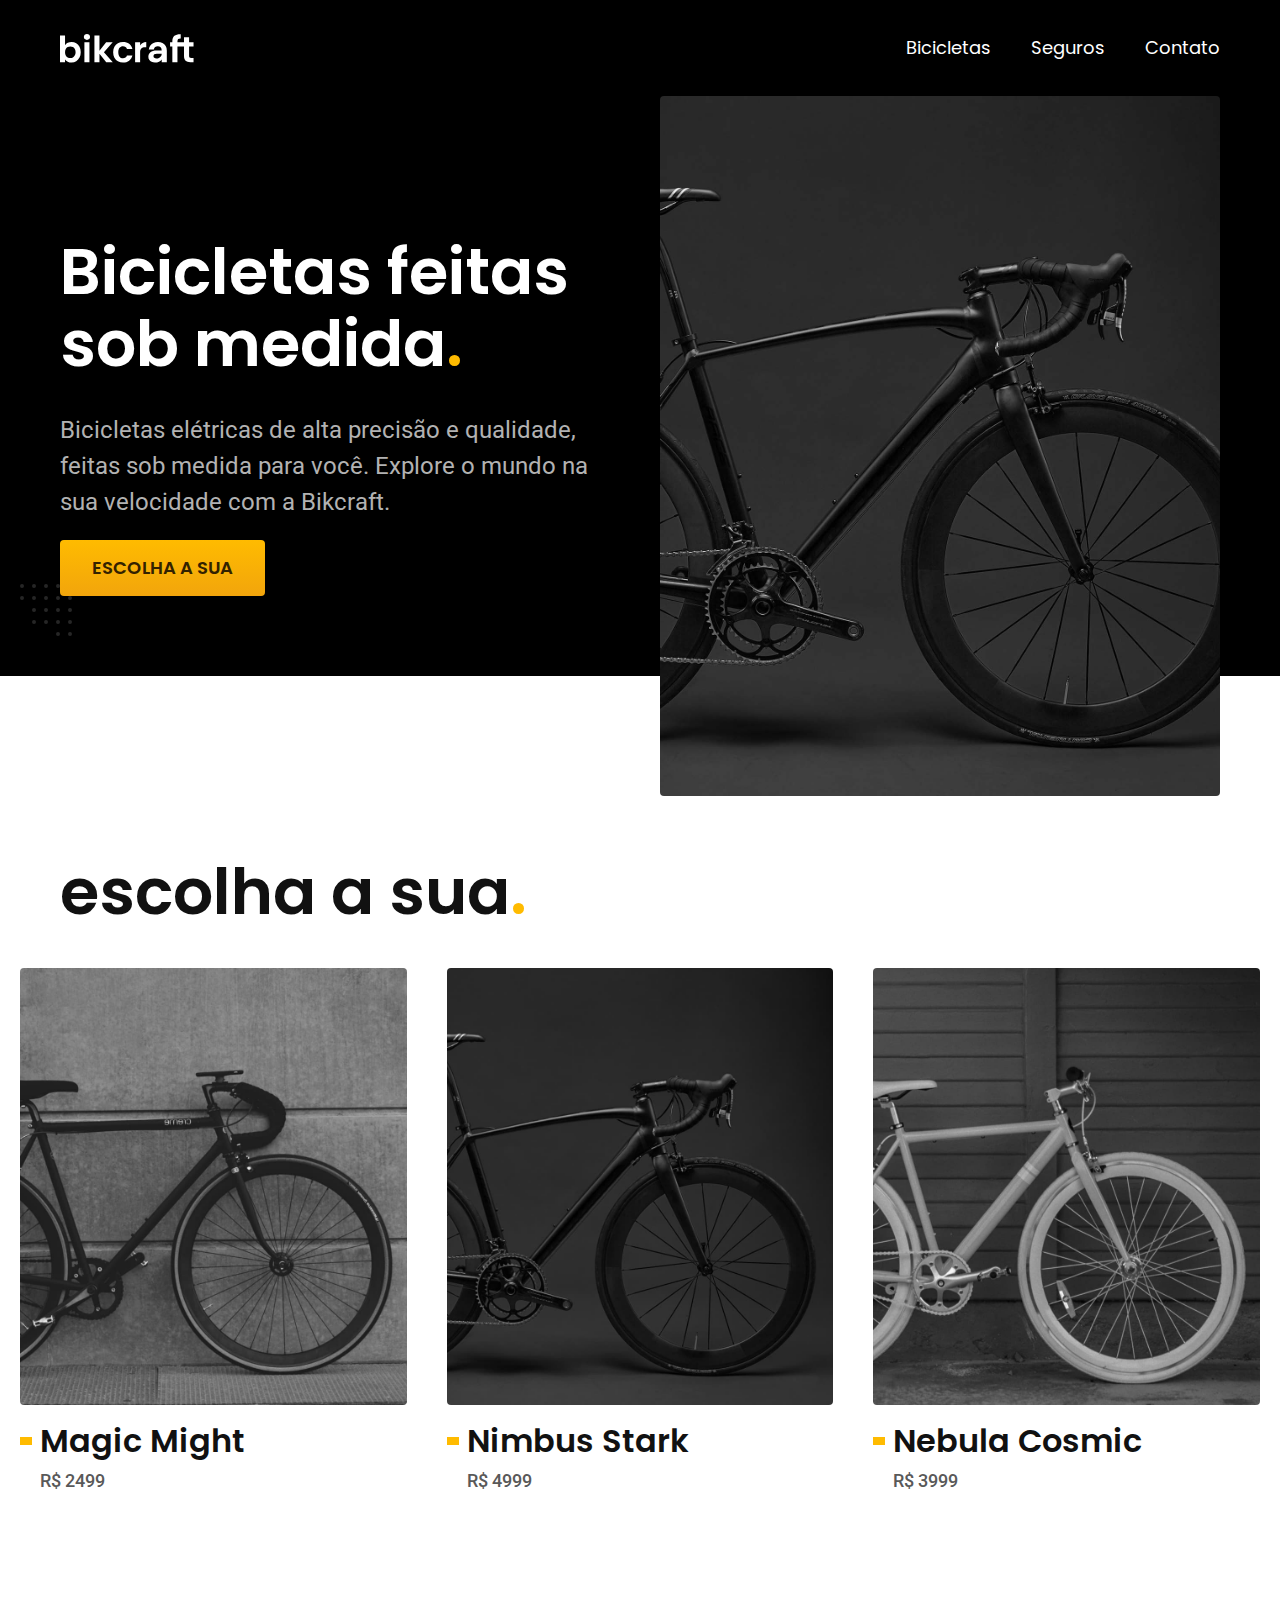
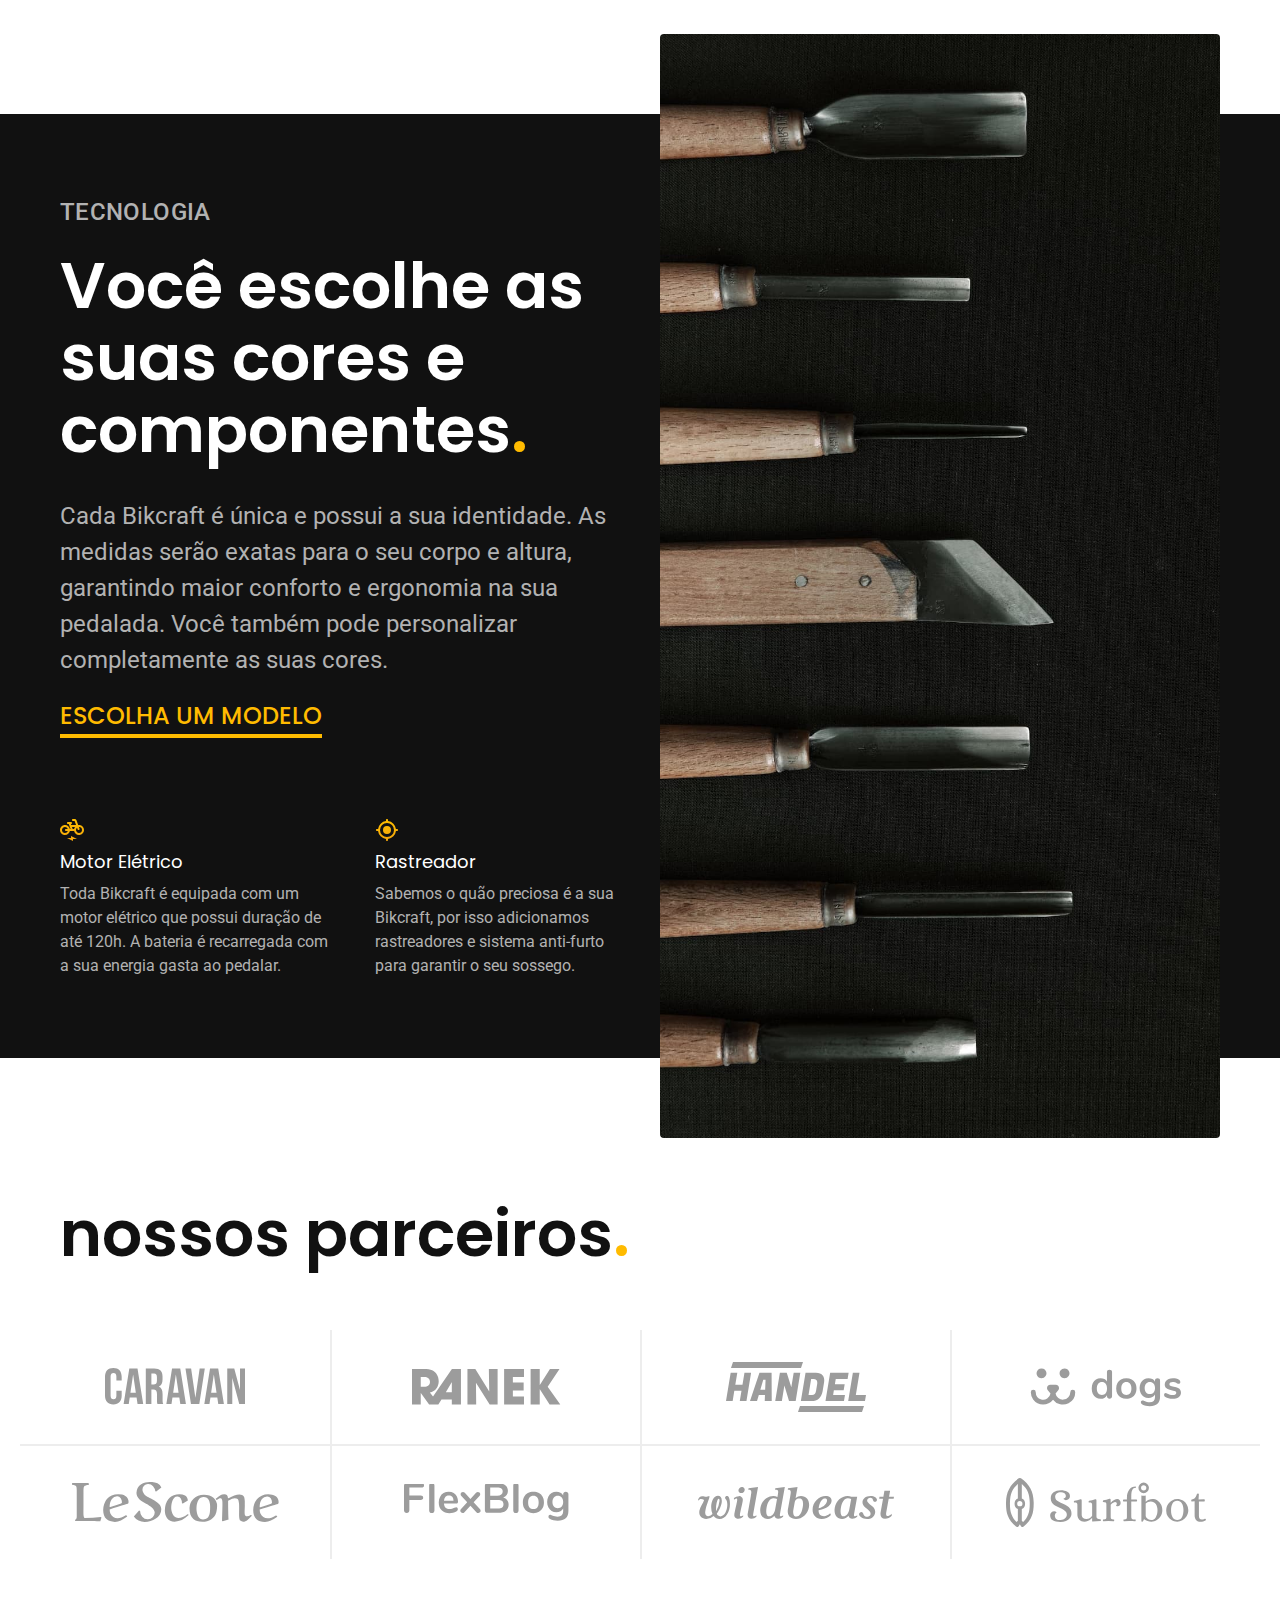
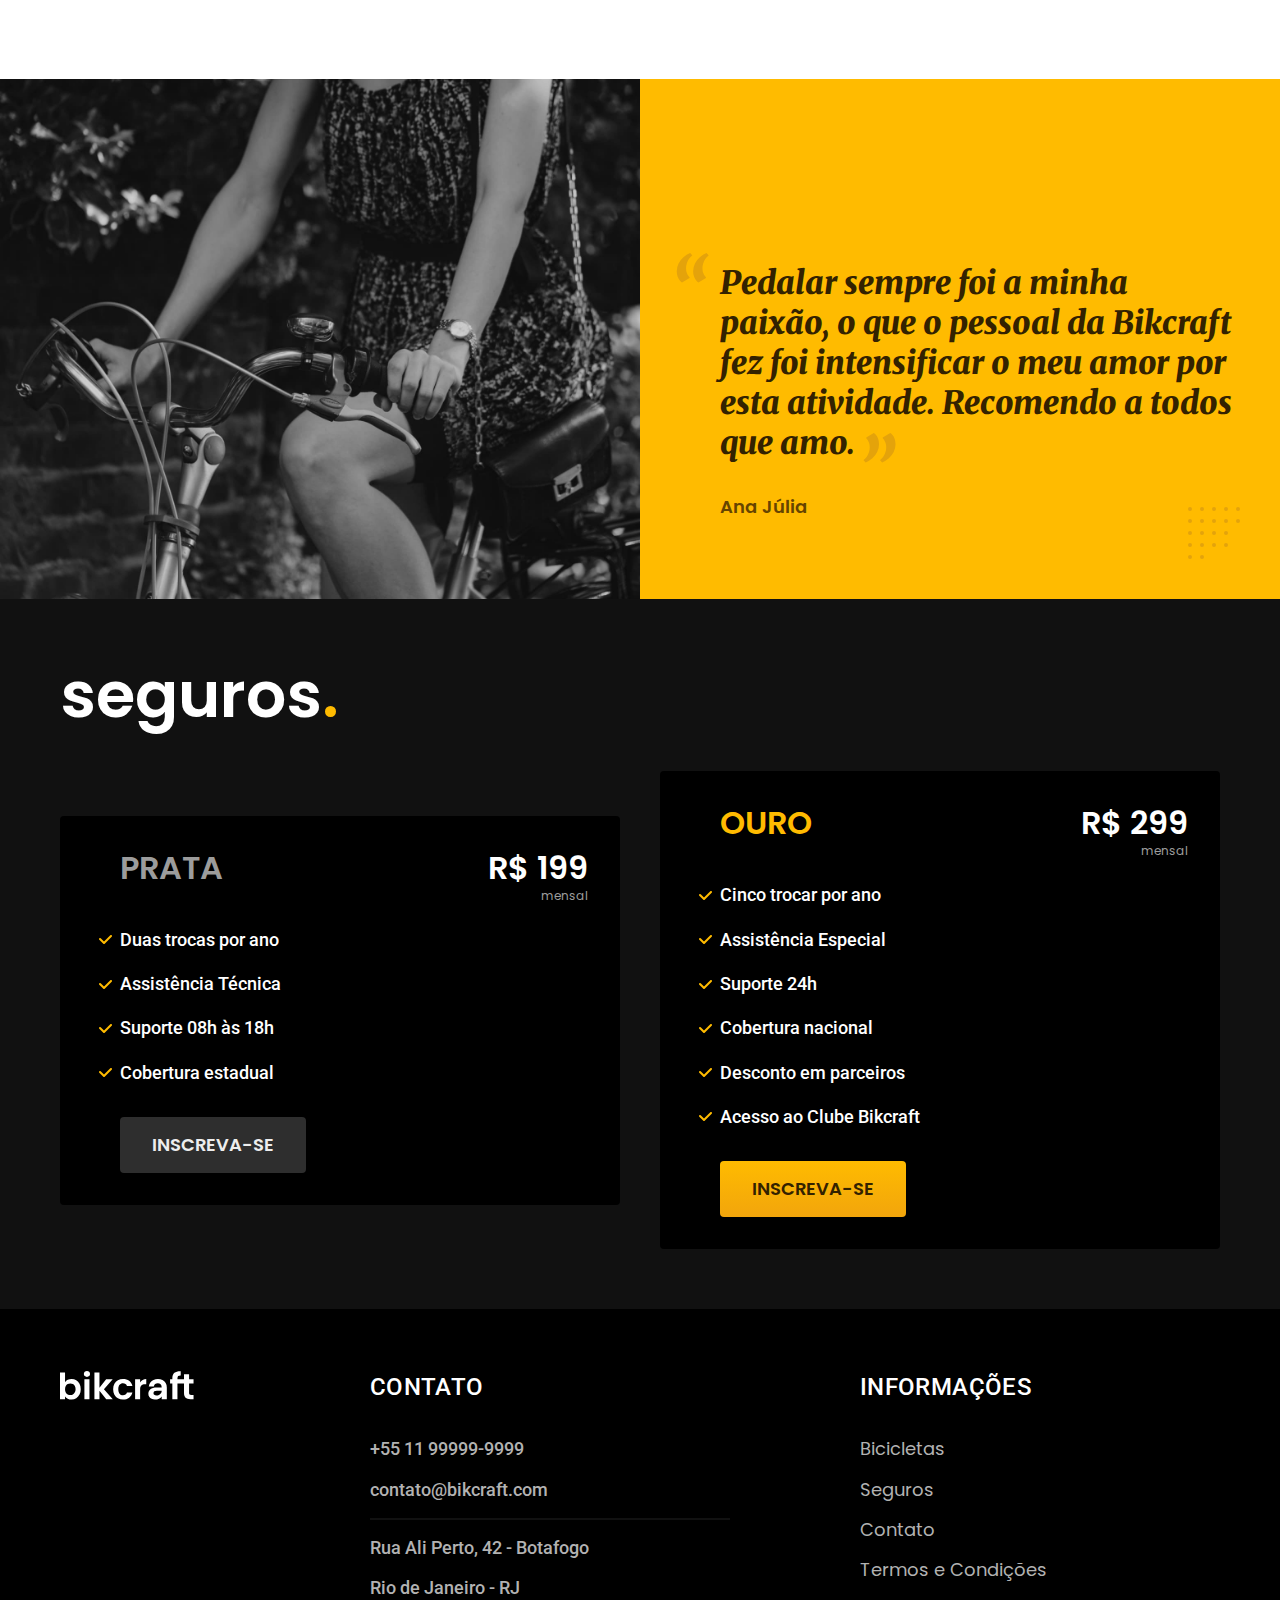
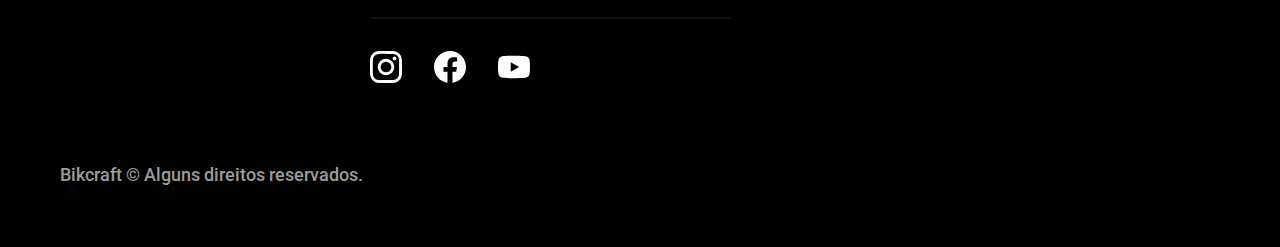
<file: index.html>
<!DOCTYPE html>
<html lang="pt-br">

<head>
  <meta charset="UTF-8">
  <meta http-equiv="X-UA-Compatible" content="IE=edge">
  <meta name="viewport" content="width=device-width, initial-scale=1.0">
  <meta name="description" content="Bicicletas elétricas de alta precisão e qualidade, feitas sob medida para o cliente. Explore o mundo na sua velocidade com a Bikcraft.">
  <title>Bikcraft - Bicicletas Elétricas</title>

  <link rel="icon" href="favicon.svg" type="image/svg+xml">
  <link rel="preload" href="css/style.min.css" as="style">
  <link rel="stylesheet" href="css/style.min.css">
  <script>document.documentElement.classList.add("js");</script>

  <link rel="preconnect" href="https://fonts.googleapis.com">
  <link rel="preconnect" href="https://fonts.gstatic.com" crossorigin>
  <link href="https://fonts.googleapis.com/css2?family=Merriweather:ital,wght@1,900&family=Poppins:wght@400;600&family=Roboto:wght@400;500&display=swap" rel="stylesheet">

</head>

<body>
  <header class="header-bg">
    <div class="header container">
      <a href="./">
        <img src="./img/bikcraft.svg" width="136" height="32" alt="Bikcraft">
      </a>
      <nav aria-label="primaria">
        <ul class="header-menu font-1-m cor-0">
          <li><a href="./bicicletas.html">Bicicletas</a></li>
          <li><a href="./seguros.html">Seguros</a></li>
          <li><a href="./contato.html">Contato</a></li>
        </ul>
      </nav>
    </div>
  </header>

  <main class="introducao-bg">
    <div class="introducao container">
      <div class="introducao-conteudo">
        <h1 class="font-1-xxl cor-0 fadeInDown" data-anime="200">Bicicletas feitas sob medida<span class="cor-p1">.</span></h1>
        <p class="font-2-l cor-5 fadeInDown" data-anime="400">Bicicletas elétricas de alta precisão e qualidade, feitas sob medida para você. Explore o mundo na sua velocidade com a Bikcraft.</p>
        <a class="botao fadeInDown" data-anime="600" href="./bicicletas.html">Escolha a sua</a>
      </div>
      <picture data-anime="800" class="fadeInDown">
        <source media="(max-width: 800px)" srcset="./img/bicicletas/nimbus.jpg">
        <img src="./img/fotos/introducao.jpg" width="1280" height="1600" alt="Bicicleta elétrica preta.">
      </picture>
    </div>
  </main>

  <article class="bicicletas-lista">
    <h2 class="font-1-xxl container">escolha a sua<span class="cor-p1">.</span></h2>

    <ul>
      <li>
        <a href="./bicicletas/magic.html">
          <img src="./img/bicicletas/magic-home.jpg" width="920" height="1040" alt="Bicicleta Preta">
          <h3 class="font-1-xl">Magic Might</h3>
          <span class="font-2-m cor-8">R$ 2499</span>
        </a>
      </li>
      <li>
        <a href="./bicicletas/nimbus.html">
          <img src="./img/bicicletas/nimbus-home.jpg" width="920" height="1040" alt="Bicicleta Preta">
          <h3 class="font-1-xl">Nimbus Stark</h3>
          <span class="font-2-m cor-8">R$ 4999</span>
        </a>
      </li>
      <li>
        <a href="./bicicletas/nebula.html">
          <img src="./img/bicicletas/nebula-home.jpg" width="920" height="1040" alt="Bicicleta Preta">
          <h3 class="font-1-xl">Nebula Cosmic</h3>
          <span class="font-2-m cor-8">R$ 3999</span>
        </a>
      </li>
    </ul>
  </article>

  <article class="tecnologia-bg">
    <div class="tecnologia container">
      <div class="tecnologia-conteudo">
        <span class="font-2-l-b cor-5">Tecnologia</span>
        <h2 class="font-1-xxl cor-0">Você escolhe as suas cores e componentes<span class="cor-p1">.</span></h2>
        <p class="font-2-l cor-5">Cada Bikcraft é única e possui a sua identidade. As medidas serão exatas para o seu corpo e altura, garantindo maior conforto e ergonomia na sua pedalada. Você também pode personalizar completamente as suas cores.</p>
        <a class="link" href="./bicicletas.html">Escolha um modelo</a>
        <div class="tecnologia-vantagens">
          <div>
            <img src="./img/icones/eletrica.svg" width="24" height="24" alt="">
            <h3 class="font-1-m cor-0">Motor Elétrico</h3>
            <p class="font-2-s cor-5">Toda Bikcraft é equipada com um motor elétrico que possui duração de até 120h. A bateria é recarregada com a sua energia gasta ao pedalar.</p>
          </div>
          <div>
            <img src="./img/icones/rastreador.svg" width="24" height="24" alt="">
            <h3 class="font-1-m cor-0">Rastreador</h3>
            <p class="font-2-s cor-5">Sabemos o quão preciosa é a sua Bikcraft, por isso adicionamos rastreadores e sistema anti-furto para garantir o seu sossego.</p>
          </div>
        </div>
      </div>
      <div class="tecnologia-imagem">
        <img src="./img/fotos/tecnologia.jpg" width="1200" height="1920" alt="">
      </div>
    </div>
  </article>

  <section class="parceiros" aria-label="Nossos Parceiros">
    <h2 class="font-1-xxl container">nossos parceiros<span class="cor-p1">.</span></h2>

    <ul>
      <li><img src="./img/parceiros/caravan.svg" alt="Caravan" width="140" height="38"></li>
      <li><img src="./img/parceiros/ranek.svg" alt="Ranek" width="149" height="36"></li>
      <li><img src="./img/parceiros/handel.svg" alt="Handel" width="140" height="50"></li>
      <li><img src="./img/parceiros/dogs.svg" alt="Dogs" width="152" height="39"></li>
      <li><img src="./img/parceiros/lescone.svg" alt="LeScone" width="208" height="41"></li>
      <li><img src="./img/parceiros/flexblog.svg" alt="FlexBlog" width="165" height="38"></li>
      <li><img src="./img/parceiros/wildbeast.svg" alt="Wildbeast" width="196" height="34"></li>
      <li><img src="./img/parceiros/surfbot.svg" alt="Surfbot" width="200" height="49"></li>
    </ul>
  </section>

  <section class="depoimento" aria-label="Depoimento">
    <div>
      <img src="./img/fotos/depoimento.jpg" width="1560" height="1360" alt="Pessoa pedalando uma bicicleta Bikcraft">
    </div>
    <div class="depoimento-conteudo">
      <blockquote class="font-1-xl cor-p5">
        <p>Pedalar sempre foi a minha paixão, o que o pessoal da Bikcraft fez foi intensificar o meu amor por esta atividade. Recomendo a todos que amo.</p>
      </blockquote>
      <span class="font-1-m-b cor-p4">Ana Júlia</span>
    </div>
  </section>

  <article class="seguros-bg">
    <div class="seguros container">
      <h2 class="font-1-xxl cor-0">seguros<span class="cor-p1">.</span></h2>
      <div class="seguros-item">
        <h3 class="font-1-xl cor-6">PRATA</h3>
        <span class="font-1-xl cor-0">R$ 199 <span class="font-1-xs cor-6">mensal</span></span>
        <ul class="font-2-m cor-0">
          <li>Duas trocas por ano</li>
          <li>Assistência Técnica</li>
          <li>Suporte 08h às 18h</li>
          <li>Cobertura estadual</li>
        </ul>
        <a class="botao secundario" href="./orcamento.html">Inscreva-se</a>
      </div>
      <div class="seguros-item">
        <h3 class="font-1-xl cor-p1">OURO</h3>
        <span class="font-1-xl cor-0">R$ 299 <span class="font-1-xs cor-6">mensal</span></span>
        <ul class="font-2-m cor-0">
          <li>Cinco trocar por ano</li>
          <li>Assistência Especial</li>
          <li>Suporte 24h</li>
          <li>Cobertura nacional</li>
          <li>Desconto em parceiros</li>
          <li>Acesso ao Clube Bikcraft</li>
        </ul>
        <a class="botao" href="./orcamento.html">Inscreva-se</a>
      </div>
    </div>
  </article>

  <footer class="footer-bg">
    <div class="footer container">
      <img src="./img/bikcraft.svg" width="136" height="32" alt="Bikcraft">
      <div class="footer-contato">
        <h3 class="font-2-l-b cor-0">Contato</h3>
        <ul class="font-2-m cor-5">
          <li><a href="tel:+5511999999999">+55 11 99999-9999</a></li>
          <li><a href="mailto:contato@bikcraft.com">contato@bikcraft.com</a></li>
          <li>Rua Ali Perto, 42 - Botafogo</li>
          <li>Rio de Janeiro - RJ</li>
        </ul>
        <div class="footer-redes">
          <a href="./">
            <img src="./img/redes/instagram.svg" width="32" height="32" alt="Instagram">
          </a>
          <a href="./">
            <img src="./img/redes/facebook.svg" width="32" height="32" alt="Facebook">
          </a><a href="./">
            <img src="./img/redes/youtube.svg" width="32" height="32" alt="Youtube">
          </a>
        </div>
      </div>
      <div class="footer-informacoes">
        <h3 class="font-2-l-b cor-0">Informações</h3>
        <nav>
          <ul class="font-1-m cor-5">
            <li><a href="./bicicletas.html">Bicicletas</a></li>
            <li><a href="./seguros.html">Seguros</a></li>
            <li><a href="./contato.html">Contato</a></li>
            <li><a href="./termos.html">Termos e Condições</a></li>
          </ul>
        </nav>
      </div>
      <p class="footer-copy font-2-m cor-6">Bikcraft © Alguns direitos reservados.</p>
    </div>
  </footer>
  <script src="./js/plugins/simple-anime.js"></script>
  <script src="js/script.js"></script>
</body>

</html>
</file>
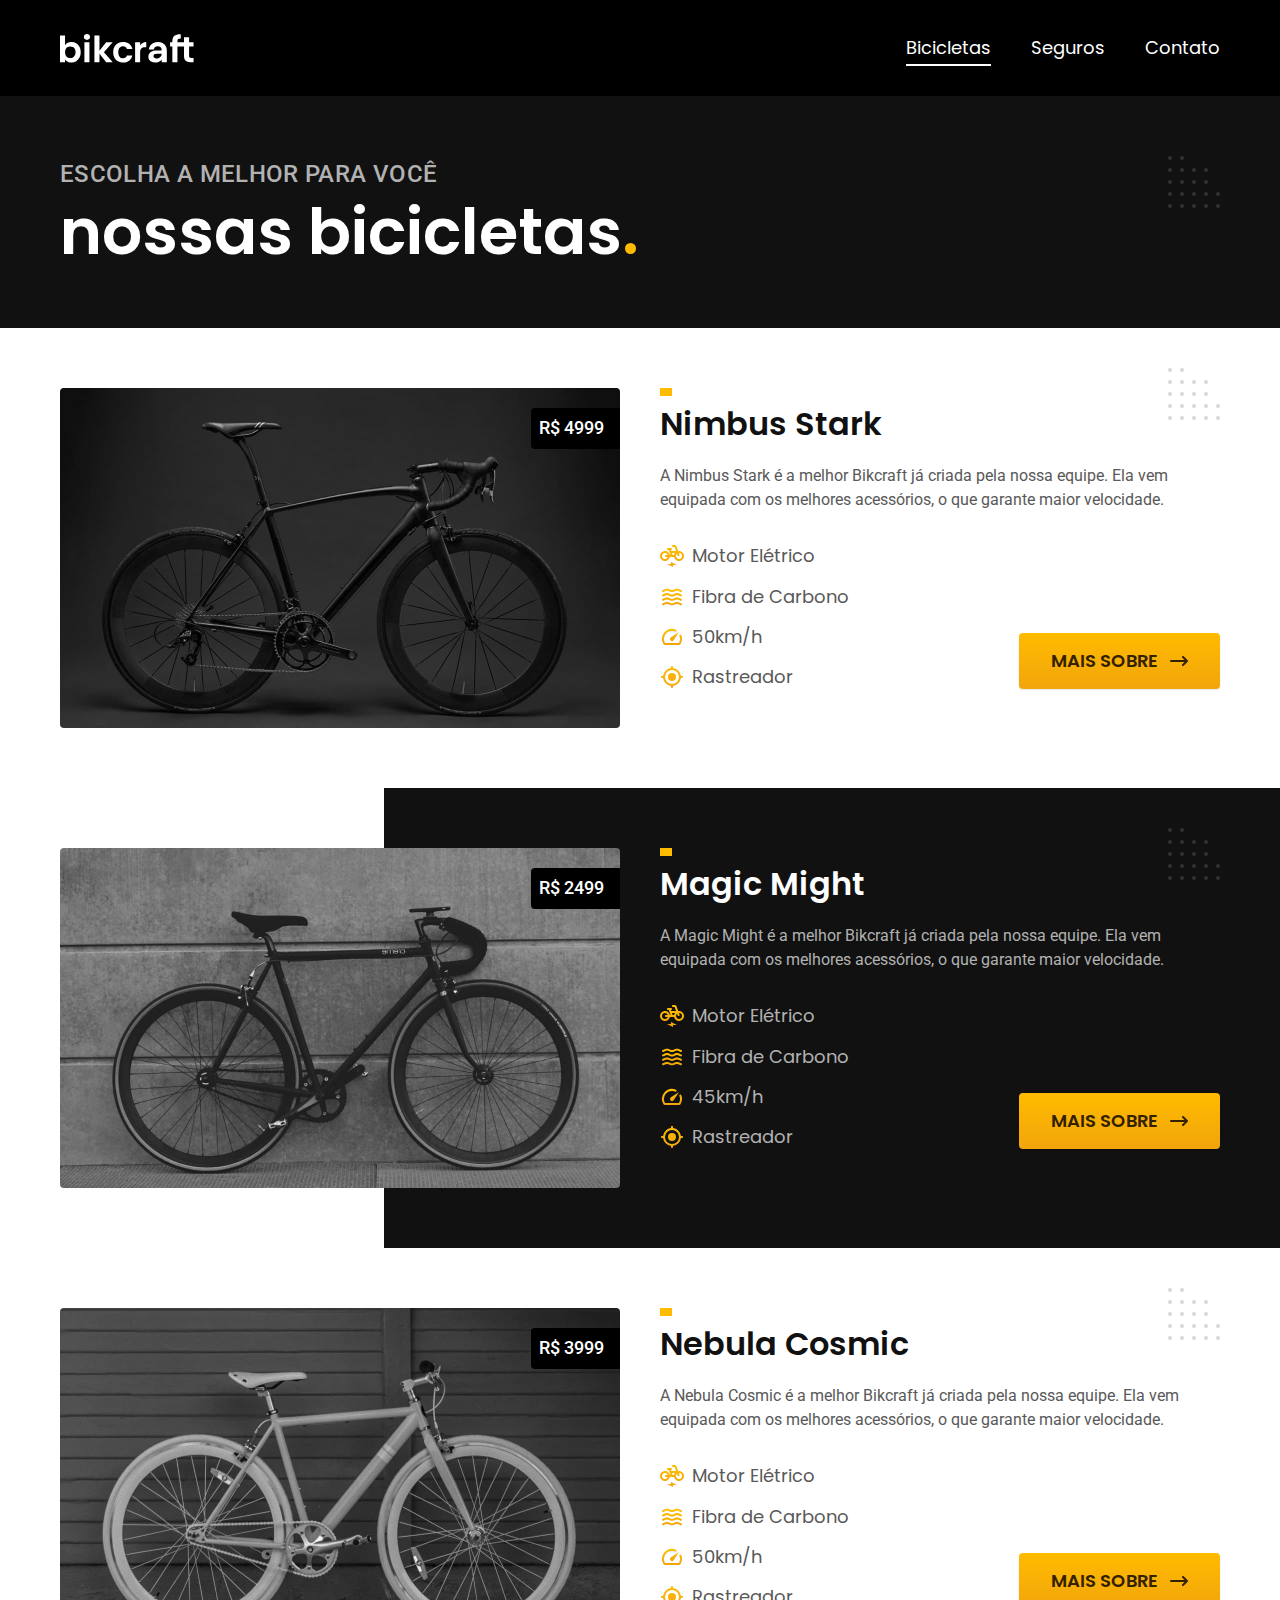
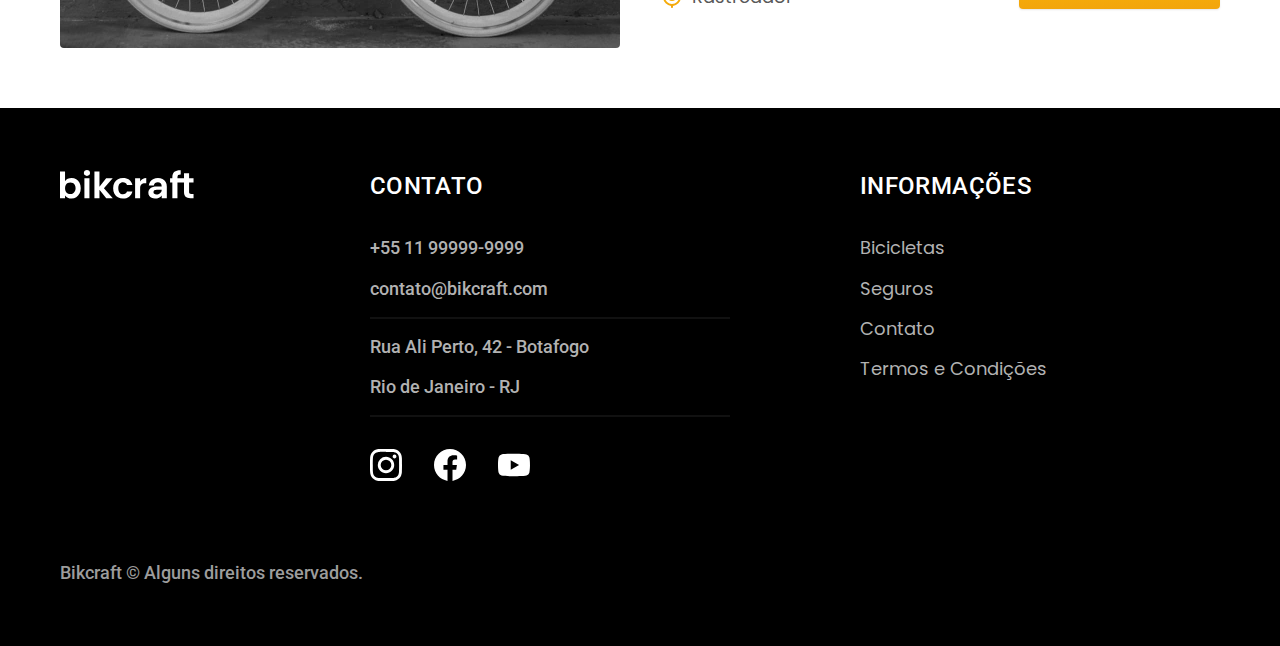
<file: bicicletas.html>
<!DOCTYPE html>
<html lang="pt-br">

<head>
  <meta charset="UTF-8">
  <meta http-equiv="X-UA-Compatible" content="IE=edge">
  <meta name="viewport" content="width=device-width, initial-scale=1.0">
  <meta name="description" content="Bicicletas.">
  <title>Bicicletas | Bikcraft</title>
  <link rel="icon" href="favicon.svg" type="image/svg+xml">
  <link rel="preload" href="css/style.min.css" as="style">
  <link rel="stylesheet" href="css/style.min.css">

  <link rel="preconnect" href="https://fonts.googleapis.com">
  <link rel="preconnect" href="https://fonts.gstatic.com" crossorigin>
  <link href="https://fonts.googleapis.com/css2?family=Poppins:wght@400;600&family=Roboto:wght@400;500&display=swap" rel="stylesheet">
  <script>document.documentElement.classList.add("js");</script>
</head>

<body id="bicicletas">
  <header class="header-bg">
    <div class="header container">
      <a href="./">
        <img src="./img/bikcraft.svg" width="136" height="32" alt="Bikcraft">
      </a>
      <nav aria-label="primaria">
        <ul class="header-menu font-1-m cor-0">
          <li><a href="./bicicletas.html">Bicicletas</a></li>
          <li><a href="./seguros.html">Seguros</a></li>
          <li><a href="./contato.html">Contato</a></li>
        </ul>
      </nav>
    </div>
  </header>

  <main>
    <div class="titulo-bg">
      <div class="titulo container">
        <p class="font-2-l-b cor-5">Escolha a melhor para você</p>
        <h1 class="font-1-xxl cor-0">nossas bicicletas<span class="cor-p1">.</span></h1>
      </div>
    </div>

    <div class="bicicletas-bg">
      <div class="bicicletas container">
        <div class="bicicletas-imagem">
          <img src="./img/bicicletas/nimbus.jpg" width="1120" height="680" alt="Bicicleta Preta">
          <span class="font-2-m cor-0">R$ 4999</span>
        </div>
        <div class="bicicletas-conteudo">
          <h2 class="font-1-xl">Nimbus Stark</h2>
          <p class="font-2-s cor-8">A Nimbus Stark é a melhor Bikcraft já criada pela nossa equipe. Ela vem equipada com os melhores acessórios, o que garante maior velocidade.</p>
          <ul class="font-1-m cor-8">
            <li><img src="./img/icones/eletrica.svg" width="32" height="32" alt="">Motor Elétrico</li>
            <li><img src="./img/icones/carbono.svg" width="32" height="32" alt="">Fibra de Carbono</li>
            <li><img src="./img/icones/velocidade.svg" width="32" height="32" alt="">50km/h</li>
            <li><img src="./img/icones/rastreador.svg" width="32" height="32" alt="">Rastreador</li>
          </ul>
          <a class="botao seta" href="./bicicletas/nimbus.html">Mais Sobre</a>
        </div>
      </div>
    </div>
    <div class="bicicletas-bg">
      <div class="bicicletas container">
        <div class="bicicletas-imagem">
          <img src="./img/bicicletas/magic.jpg" width="1120" height="680" alt="Bicicleta Preta">
          <span class="font-2-m cor-0">R$ 2499</span>
        </div>
        <div class="bicicletas-conteudo">
          <h2 class="font-1-xl cor-0">Magic Might</h2>
          <p class="font-2-s cor-5">A Magic Might é a melhor Bikcraft já criada pela nossa equipe. Ela vem equipada com os melhores acessórios, o que garante maior velocidade.</p>
          <ul class="font-1-m cor-5">
            <li><img src="./img/icones/eletrica.svg" width="32" height="32" alt="">Motor Elétrico</li>
            <li><img src="./img/icones/carbono.svg" width="32" height="32" alt="">Fibra de Carbono</li>
            <li><img src="./img/icones/velocidade.svg" width="32" height="32" alt="">45km/h</li>
            <li><img src="./img/icones/rastreador.svg" width="32" height="32" alt="">Rastreador</li>
          </ul>
          <a class="botao seta" href="./bicicletas/magic.html">Mais Sobre</a>
        </div>
      </div>
    </div>
    <div class="bicicletas-bg">
      <div class="bicicletas container">
        <div class="bicicletas-imagem">
          <img src="./img/bicicletas/nebula.jpg" width="1120" height="680" alt="Bicicleta Preta">
          <span class="font-2-m cor-0">R$ 3999</span>
        </div>
        <div class="bicicletas-conteudo">
          <h2 class="font-1-xl">Nebula Cosmic</h2>
          <p class="font-2-s cor-8">A Nebula Cosmic é a melhor Bikcraft já criada pela nossa equipe. Ela vem equipada com os melhores acessórios, o que garante maior velocidade.</p>
          <ul class="font-1-m cor-8">
            <li><img src="./img/icones/eletrica.svg" width="32" height="32" alt="">Motor Elétrico</li>
            <li><img src="./img/icones/carbono.svg" width="32" height="32" alt="">Fibra de Carbono</li>
            <li><img src="./img/icones/velocidade.svg" width="32" height="32" alt="">50km/h</li>
            <li><img src="./img/icones/rastreador.svg" width="32" height="32" alt="">Rastreador</li>
          </ul>
          <a class="botao seta" href="./bicicletas/nebula.html">Mais Sobre</a>
        </div>
      </div>
    </div>
  </main>

  <footer class="footer-bg">
    <div class="footer container">
      <img src="./img/bikcraft.svg" width="136" height="32" alt="Bikcraft">
      <div class="footer-contato">
        <h3 class="font-2-l-b cor-0">Contato</h3>
        <ul class="font-2-m cor-5">
          <li><a href="tel:+5511999999999">+55 11 99999-9999</a></li>
          <li><a href="mailto:contato@bikcraft.com">contato@bikcraft.com</a></li>
          <li>Rua Ali Perto, 42 - Botafogo</li>
          <li>Rio de Janeiro - RJ</li>
        </ul>
        <div class="footer-redes">
          <a href="./">
            <img src="./img/redes/instagram.svg" width="32" height="32" alt="Instagram">
          </a>
          <a href="./">
            <img src="./img/redes/facebook.svg" width="32" height="32" alt="Facebook">
          </a><a href="./">
            <img src="./img/redes/youtube.svg" width="32" height="32" alt="Youtube">
          </a>
        </div>
      </div>
      <div class="footer-informacoes">
        <h3 class="font-2-l-b cor-0">Informações</h3>
        <nav>
          <ul class="font-1-m cor-5">
            <li><a href="./bicicletas.html">Bicicletas</a></li>
            <li><a href="./seguros.html">Seguros</a></li>
            <li><a href="./contato.html">Contato</a></li>
            <li><a href="./termos.html">Termos e Condições</a></li>
          </ul>
        </nav>
      </div>
      <p class="footer-copy font-2-m cor-6">Bikcraft © Alguns direitos reservados.</p>
    </div>
  </footer>
  <script src="js/script.js"></script>
</body>

</html>
</file>
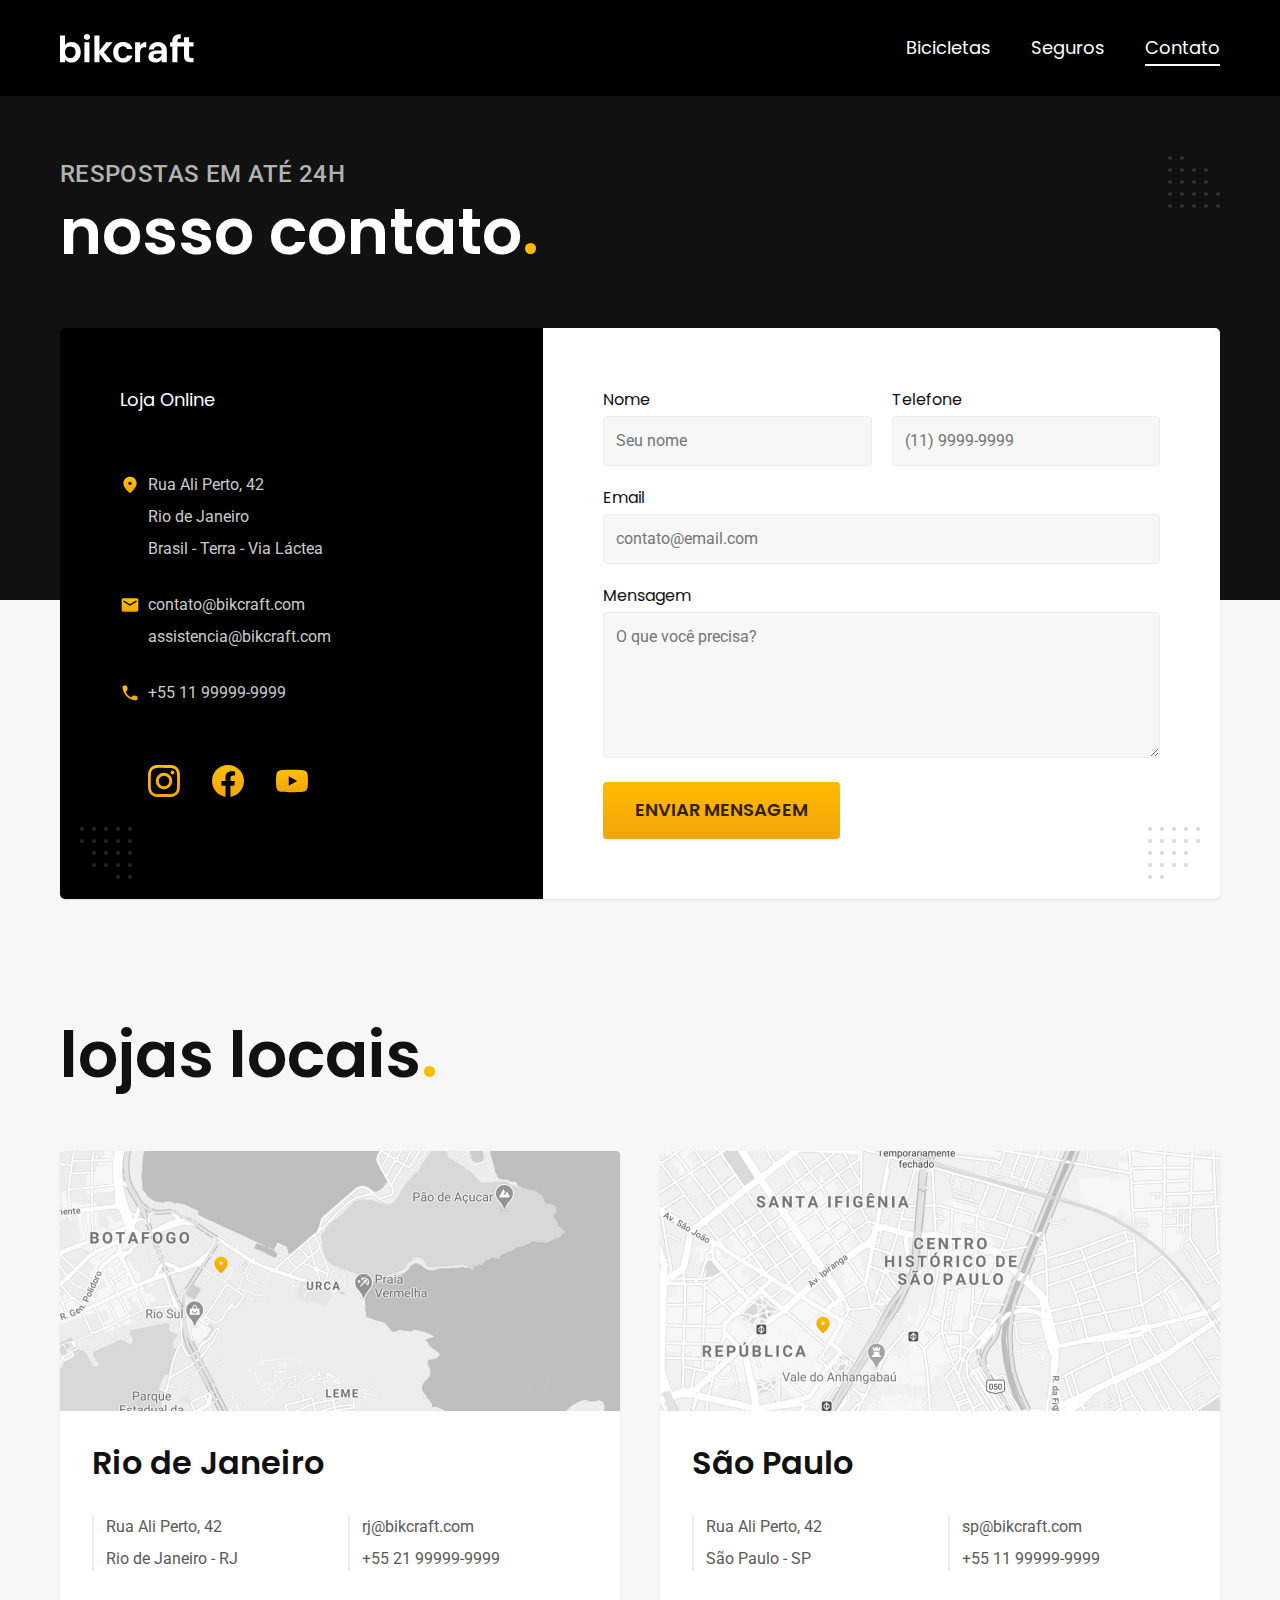
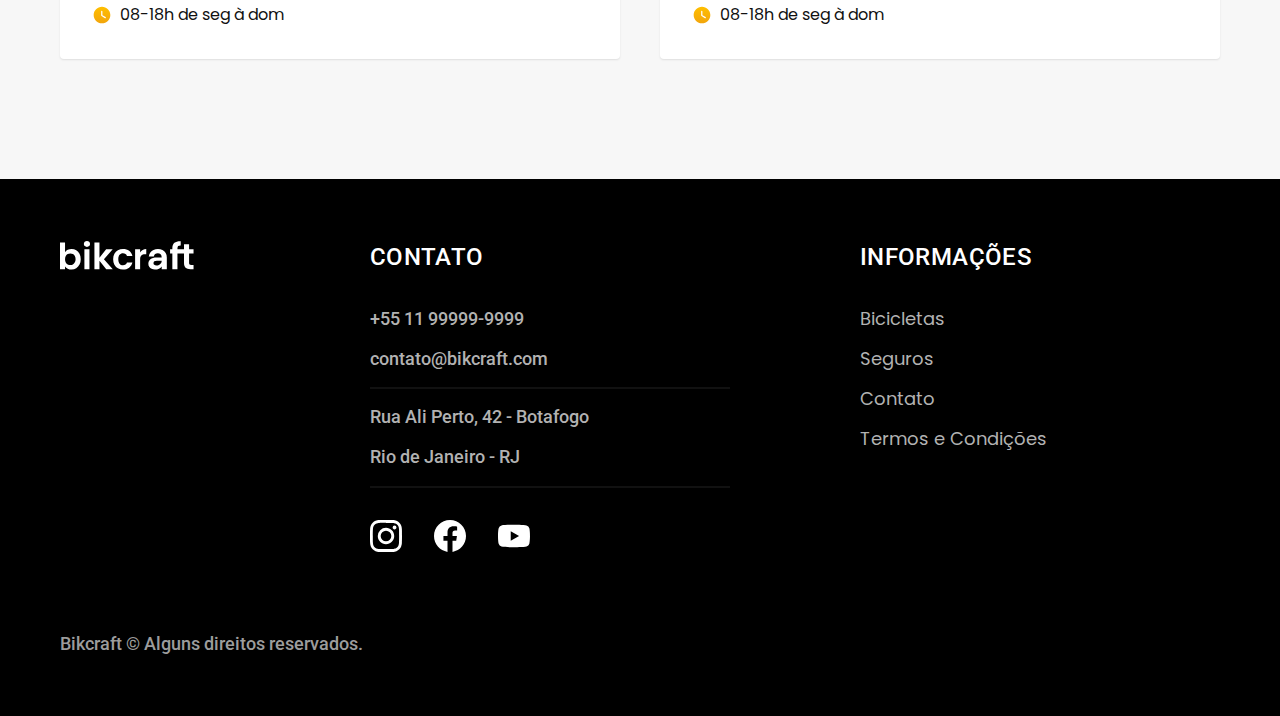
<file: contato.html>
<!DOCTYPE html>
<html lang="pt-br">

<head>
  <meta charset="UTF-8">
  <meta http-equiv="X-UA-Compatible" content="IE=edge">
  <meta name="viewport" content="width=device-width, initial-scale=1.0">
  <meta name="description" content="Contato.">
  <title>Contato | Bikcraft</title>
  <link rel="icon" href="favicon.svg" type="image/svg+xml">
  <link rel="preload" href="css/style.min.css" as="style">
  <link rel="stylesheet" href="css/style.min.css">

  <link rel="preconnect" href="https://fonts.googleapis.com">
  <link rel="preconnect" href="https://fonts.gstatic.com" crossorigin>
  <link href="https://fonts.googleapis.com/css2?family=Poppins:wght@400;600&family=Roboto:wght@400;500&display=swap" rel="stylesheet">
  <script>document.documentElement.classList.add("js");</script>
</head>

<body id="contato">
  <header class="header-bg">
    <div class="header container">
      <a href="./">
        <img src="./img/bikcraft.svg" width="136" height="32" alt="Bikcraft">
      </a>
      <nav aria-label="primaria">
        <ul class="header-menu font-1-m cor-0">
          <li><a href="./bicicletas.html">Bicicletas</a></li>
          <li><a href="./seguros.html">Seguros</a></li>
          <li><a href="./contato.html">Contato</a></li>
        </ul>
      </nav>
    </div>
  </header>

  <main>
    <div class="titulo-bg">
      <div class="titulo container">
        <p class="font-2-l-b cor-5">Respostas em até 24h</p>
        <h1 class="font-1-xxl cor-0">nosso contato<span class="cor-p1">.</span></h1>
      </div>
    </div>

    <div class="contato container">
      <section class="contato-dados" aria-label="Endereço">
        <h2 class="font-1-m cor-0">Loja Online</h2>
        <div class="contato-endereco font-2-s cor-4">
          <p>Rua Ali Perto, 42</p>
          <p>Rio de Janeiro</p>
          <p>Brasil - Terra - Via Láctea</p>
        </div>
        <address class="contato-meios font-2-s cor-4">
          <a href="mailto:contato@bikcraft.com">contato@bikcraft.com</a>
          <a href="mailto:assistencia@bikcraft.com">assistencia@bikcraft.com</a>
          <a href="tel:+5511999999999">+55 11 99999-9999</a>
        </address>
        <div class="contato-redes">
          <a href="./">
            <img src="./img/redes/instagram-p.svg" width="32" height="32" alt="Instagram">
          </a>
          <a href="./">
            <img src="./img/redes/facebook-p.svg" width="32" height="32" alt="Facebook">
          </a><a href="./">
            <img src="./img/redes/youtube-p.svg" width="32" height="32" alt="Youtube">
          </a>
        </div>
      </section>
      <section class="contato-formulario" aria-label="Formulário">
        <form class="form" action="./contato.html">
          <div>
            <label for="nome">Nome</label>
            <input type="text" name="nome" id="nome" placeholder="Seu nome">
          </div>
          <div>
            <label for="telefone">Telefone</label>
            <input type="text" name="telefone" id="telefone" placeholder="(11) 9999-9999">
          </div>
          <div class="col-2">
            <label for="email">Email</label>
            <input type="email" name="email" id="email" placeholder="contato@email.com">
          </div>
          <div class="col-2">
            <label for="mensagem">Mensagem</label>
            <textarea rows="5" name="mensagem" id="mensagem" placeholder="O que você precisa?"></textarea>
          </div>
          <button class="botao col-2">Enviar Mensagem</button>
        </form>
      </section>
    </div>
  </main>

  <article class="lojas container">
    <h2 class="font-1-xxl">lojas locais<span class="cor-p1">.</span></h2>

    <div class="lojas-item">
      <img src="./img/lojas/rj.jpg" width="1120" height="520" alt="mapa marcando o endereço em Rua Ali Perto, 42 - Rio de Janeiro - RJ">
      <div class="lojas-conteudo">
        <h3 class="font-1-xl">Rio de Janeiro</h3>
        <div class="lojas-dados font-2-s cor-8">
          <p>Rua Ali Perto, 42</p>
          <p>Rio de Janeiro - RJ</p>
        </div>
        <div class="lojas-dados font-2-s cor-8">
          <a href="mailto:rj@bikcraft.com">rj@bikcraft.com</a>
          <a href="tel:+5521999999999">+55 21 99999-9999</a>
        </div>
        <p class="lojas-tempo font-1-s"><img src="./img/icones/horario.svg" width="20" height="20" alt="">08-18h de seg à dom</p>
      </div>
    </div>

    <div class="lojas-item">
      <img src="./img/lojas/sp.jpg" width="1120" height="520" alt="mapa marcando o endereço em Rua Ali Perto, 42 - São Paulo - SP">
      <div class="lojas-conteudo">
        <h3 class="font-1-xl">São Paulo</h3>
        <div class="lojas-dados font-2-s cor-8">
          <p>Rua Ali Perto, 42</p>
          <p>São Paulo - SP</p>
        </div>
        <div class="lojas-dados font-2-s cor-8">
          <a href="mailto:sp@bikcraft.com">sp@bikcraft.com</a>
          <a href="tel:+5511999999999">+55 11 99999-9999</a>
        </div>
        <p class="lojas-tempo font-1-s"><img src="./img/icones/horario.svg" width="20" height="20" alt="">08-18h de seg à dom</p>
      </div>
    </div>
  </article>

  <footer class="footer-bg">
    <div class="footer container">
      <img src="./img/bikcraft.svg" width="136" height="32" alt="Bikcraft">
      <div class="footer-contato">
        <h3 class="font-2-l-b cor-0">Contato</h3>
        <ul class="font-2-m cor-5">
          <li><a href="tel:+5511999999999">+55 11 99999-9999</a></li>
          <li><a href="mailto:contato@bikcraft.com">contato@bikcraft.com</a></li>
          <li>Rua Ali Perto, 42 - Botafogo</li>
          <li>Rio de Janeiro - RJ</li>
        </ul>
        <div class="footer-redes">
          <a href="./">
            <img src="./img/redes/instagram.svg" width="32" height="32" alt="Instagram">
          </a>
          <a href="./">
            <img src="./img/redes/facebook.svg" width="32" height="32" alt="Facebook">
          </a><a href="./">
            <img src="./img/redes/youtube.svg" width="32" height="32" alt="Youtube">
          </a>
        </div>
      </div>
      <div class="footer-informacoes">
        <h3 class="font-2-l-b cor-0">Informações</h3>
        <nav>
          <ul class="font-1-m cor-5">
            <li><a href="./bicicletas.html">Bicicletas</a></li>
            <li><a href="./seguros.html">Seguros</a></li>
            <li><a href="./contato.html">Contato</a></li>
            <li><a href="./termos.html">Termos e Condições</a></li>
          </ul>
        </nav>
      </div>
      <p class="footer-copy font-2-m cor-6">Bikcraft © Alguns direitos reservados.</p>
    </div>
  </footer>
  <script src="js/script.js"></script>
</body>

</html>
</file>
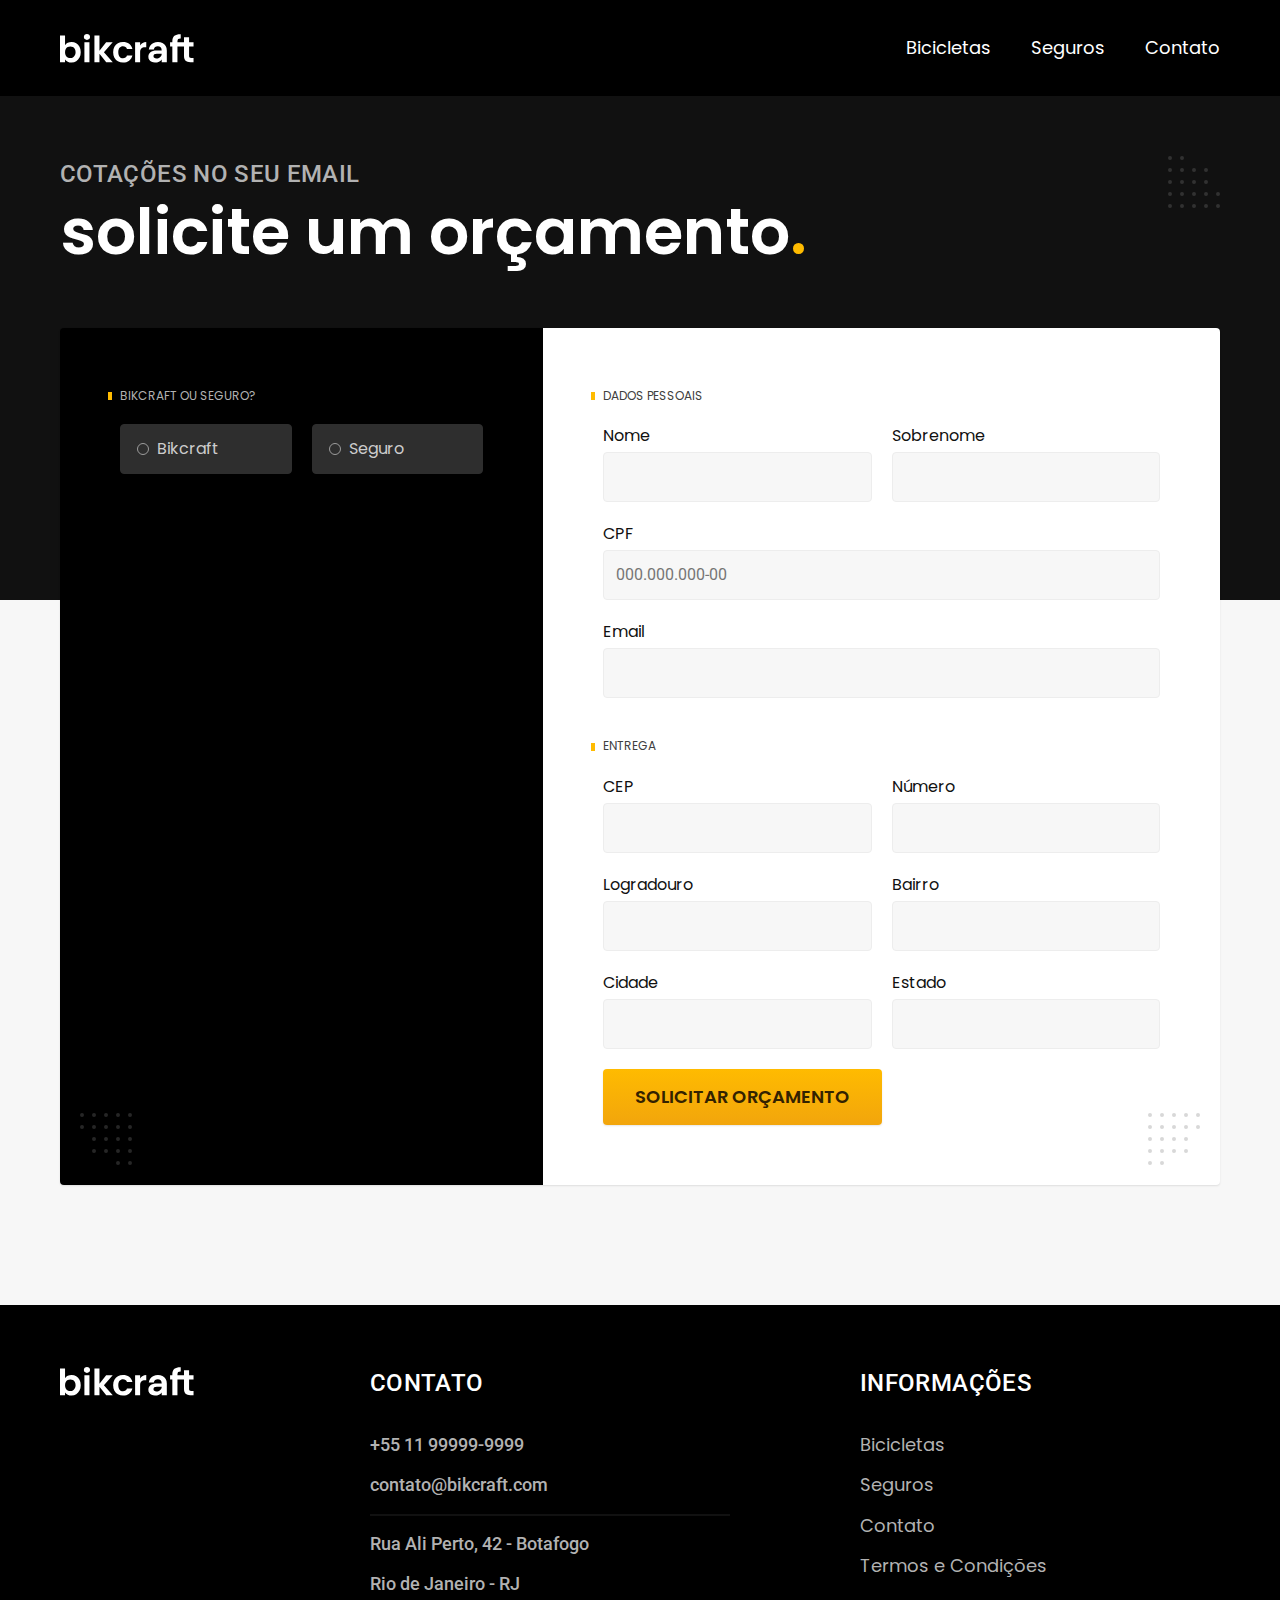
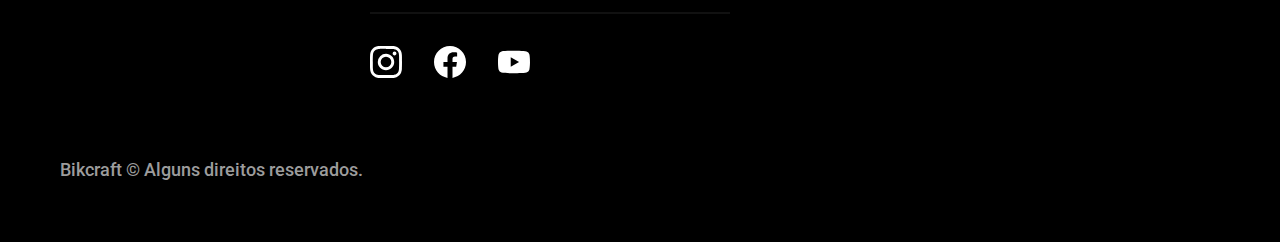
<file: orcamento.html>
<!DOCTYPE html>
<html lang="pt-br">

<head>
  <meta charset="UTF-8">
  <meta http-equiv="X-UA-Compatible" content="IE=edge">
  <meta name="viewport" content="width=device-width, initial-scale=1.0">
  <meta name="description" content="Orçamento.">
  <title>Orçamento | Bikcraft</title>
  <link rel="icon" href="favicon.svg" type="image/svg+xml">
  <link rel="preload" href="css/style.min.css" as="style">
  <link rel="stylesheet" href="css/style.min.css">

  <link rel="preconnect" href="https://fonts.googleapis.com">
  <link rel="preconnect" href="https://fonts.gstatic.com" crossorigin>
  <link href="https://fonts.googleapis.com/css2?family=Poppins:wght@400;600&family=Roboto:wght@400;500&display=swap" rel="stylesheet">
  <script>document.documentElement.classList.add("js");</script>
</head>

<body id="orcamento">
  <header class="header-bg">
    <div class="header container">
      <a href="./">
        <img src="./img/bikcraft.svg" width="136" height="32" alt="Bikcraft">
      </a>
      <nav aria-label="primaria">
        <ul class="header-menu font-1-m cor-0">
          <li><a href="./bicicletas.html">Bicicletas</a></li>
          <li><a href="./seguros.html">Seguros</a></li>
          <li><a href="./contato.html">Contato</a></li>
        </ul>
      </nav>
    </div>
  </header>

  <main>
    <div class="titulo-bg">
      <div class="titulo container">
        <p class="font-2-l-b cor-5">Cotações no seu email</p>
        <h1 class="font-1-xxl cor-0">solicite um orçamento<span class="cor-p1">.</span></h1>
      </div>
    </div>

    <form class="orcamento container" action="./">
      <div class="orcamento-produto">
        <h2 class="font-1-xs cor-5">Bikcraft ou Seguro?</h2>

        <input type="radio" name="tipo" id="bikcraft" value="bikcraft">
        <label for="bikcraft">Bikcraft</label>

        <input type="radio" name="tipo" id="seguro" value="seguro">
        <label for="seguro">Seguro</label>

        <div class="orcamento-conteudo" id="orcamento-bikcraft">
          <h2 class="font-1-xs cor-5">Escolha a sua</h2>

          <input type="radio" name="produto" id="nimbus" value="nimbus">
          <label for="nimbus">Nimbus Stark <span>R$ 4999</span></label>
          <div class="orcamento-detalhes">
            <ul class="font-1-xs cor-8">
              <li><img src="./img/icones/eletrica.svg" width="32" height="32" alt="">Motor Elétrico</li>
              <li><img src="./img/icones/carbono.svg" width="32" height="32" alt="">Fibra de Carbono</li>
              <li><img src="./img/icones/velocidade.svg" width="32" height="32" alt="">50 km/h</li>
              <li><img src="./img/icones/rastreador.svg" width="32" height="32" alt="">Rastreador</li>
            </ul>
            <img src="./img/bicicletas/nimbus.jpg" width="1120" height="680" alt="Bicicleta Preta">
          </div>

          <input type="radio" name="produto" id="magic" value="magic">
          <label for="magic">Magic Might <span>R$ 2499</span></label>
          <div class="orcamento-detalhes">
            <ul class="font-1-xs cor-8">
              <li><img src="./img/icones/eletrica.svg" width="32" height="32" alt="">Motor Elétrico</li>
              <li><img src="./img/icones/carbono.svg" width="32" height="32" alt="">Fibra de Carbono</li>
              <li><img src="./img/icones/velocidade.svg" width="32" height="32" alt="">45 km/h</li>
              <li><img src="./img/icones/rastreador.svg" width="32" height="32" alt="">Rastreador</li>
            </ul>
            <img src="./img/bicicletas/magic.jpg" width="1120" height="680" alt="Bicicleta Preta">
          </div>

          <input type="radio" name="produto" id="nebula" value="nebula">
          <label for="nebula">Nebula Cosmic <span>R$ 3999</span></label>
          <div class="orcamento-detalhes">
            <ul class="font-1-xs cor-8">
              <li><img src="./img/icones/eletrica.svg" width="32" height="32" alt="">Motor Elétrico</li>
              <li><img src="./img/icones/carbono.svg" width="32" height="32" alt="">Fibra de Carbono</li>
              <li><img src="./img/icones/velocidade.svg" width="32" height="32" alt="">40 km/h</li>
              <li><img src="./img/icones/rastreador.svg" width="32" height="32" alt="">Rastreador</li>
            </ul>
            <img src="./img/bicicletas/nebula.jpg" width="1120" height="680" alt="Bicicleta Branca">
          </div>

        </div>

        <div class="orcamento-conteudo" id="orcamento-seguro">
          <h2 class="font-1-xs cor-5">Escolha o seu plano</h2>

          <input type="radio" name="produto" id="prata" value="prata">
          <label for="prata">Prata <span>R$ 199</span></label>

          <input type="radio" name="produto" id="ouro" value="ouro">
          <label for="ouro">Ouro <span>R$ 299</span></label>
        </div>

      </div>
      <div class="orcamento-dados form">
        <h2 class="font-1-xs cor-9 col-2">dados pessoais</h2>
        <div>
          <label for="nome">Nome</label>
          <input type="text" name="nome" id="nome">
        </div>
        <div>
          <label for="sobrenome">Sobrenome</label>
          <input type="text" name="sobrenome" id="sobrenome">
        </div>
        <div class="col-2">
          <label for="cpf">CPF</label>
          <input type="text" name="cpf" id="cpf" placeholder="000.000.000-00">
        </div>
        <div class="col-2">
          <label for="email">Email</label>
          <input type="email" name="email" id="email">
        </div>
        <h2 class="font-1-xs cor-9 col-2">entrega</h2>
        <div>
          <label for="cep">CEP</label>
          <input type="text" name="cep" id="cep">
        </div>
        <div>
          <label for="numero">Número</label>
          <input type="text" name="numero" id="numero">
        </div>
        <div>
          <label for="logradouro">Logradouro</label>
          <input type="text" name="logradouro" id="logradouro">
        </div>
        <div>
          <label for="bairro">Bairro</label>
          <input type="text" name="bairro" id="bairro">
        </div>
        <div>
          <label for="cidade">Cidade</label>
          <input type="text" name="cidade" id="cidade">
        </div>
        <div>
          <label for="estado">Estado</label>
          <input type="text" name="estado" id="estado">
        </div>
        <button class="botao col-2">Solicitar Orçamento</button>
      </div>
    </form>
  </main>

  <footer class="footer-bg">
    <div class="footer container">
      <img src="./img/bikcraft.svg" width="136" height="32" alt="Bikcraft">
      <div class="footer-contato">
        <h3 class="font-2-l-b cor-0">Contato</h3>
        <ul class="font-2-m cor-5">
          <li><a href="tel:+5511999999999">+55 11 99999-9999</a></li>
          <li><a href="mailto:contato@bikcraft.com">contato@bikcraft.com</a></li>
          <li>Rua Ali Perto, 42 - Botafogo</li>
          <li>Rio de Janeiro - RJ</li>
        </ul>
        <div class="footer-redes">
          <a href="./">
            <img src="./img/redes/instagram.svg" width="32" height="32" alt="Instagram">
          </a>
          <a href="./">
            <img src="./img/redes/facebook.svg" width="32" height="32" alt="Facebook">
          </a><a href="./">
            <img src="./img/redes/youtube.svg" width="32" height="32" alt="Youtube">
          </a>
        </div>
      </div>
      <div class="footer-informacoes">
        <h3 class="font-2-l-b cor-0">Informações</h3>
        <nav>
          <ul class="font-1-m cor-5">
            <li><a href="./bicicletas.html">Bicicletas</a></li>
            <li><a href="./seguros.html">Seguros</a></li>
            <li><a href="./contato.html">Contato</a></li>
            <li><a href="./termos.html">Termos e Condições</a></li>
          </ul>
        </nav>
      </div>
      <p class="footer-copy font-2-m cor-6">Bikcraft © Alguns direitos reservados.</p>
    </div>
  </footer>
  <script src="js/script.js"></script>
</body>

</html>
</file>
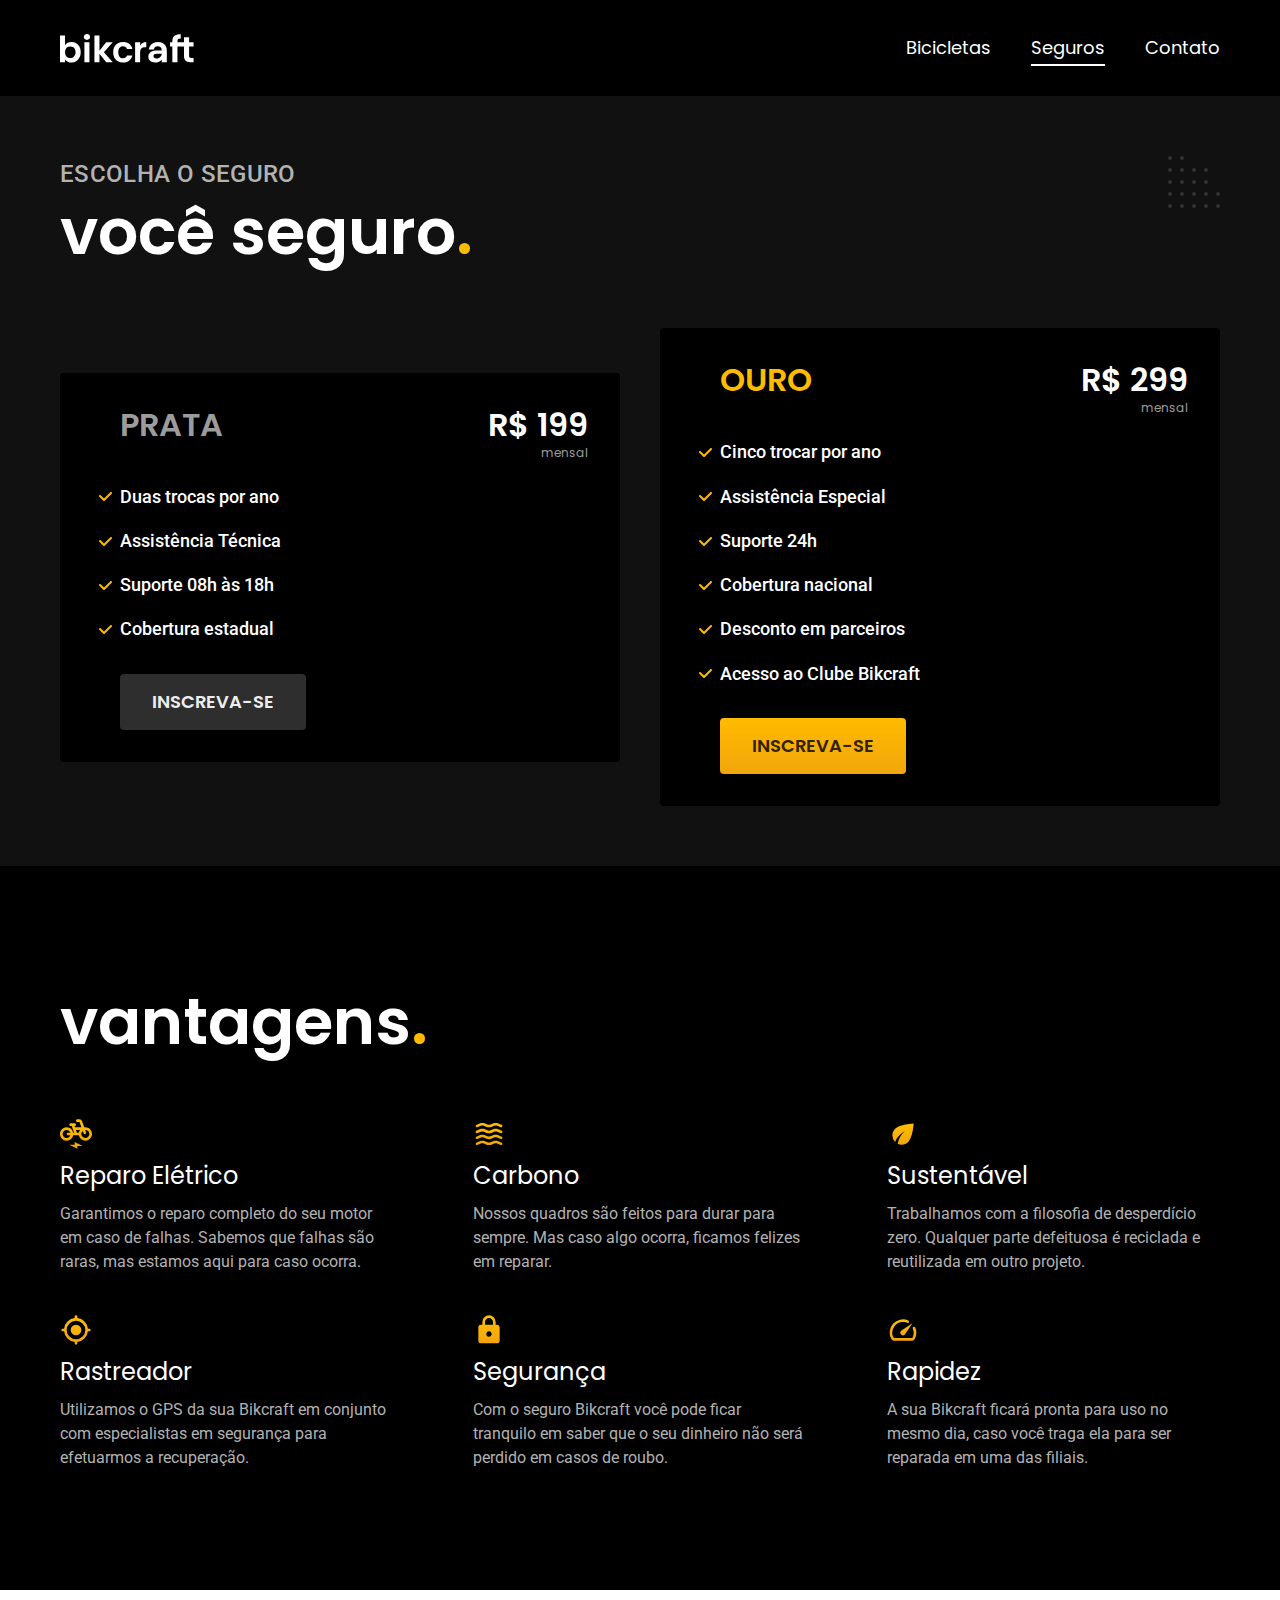
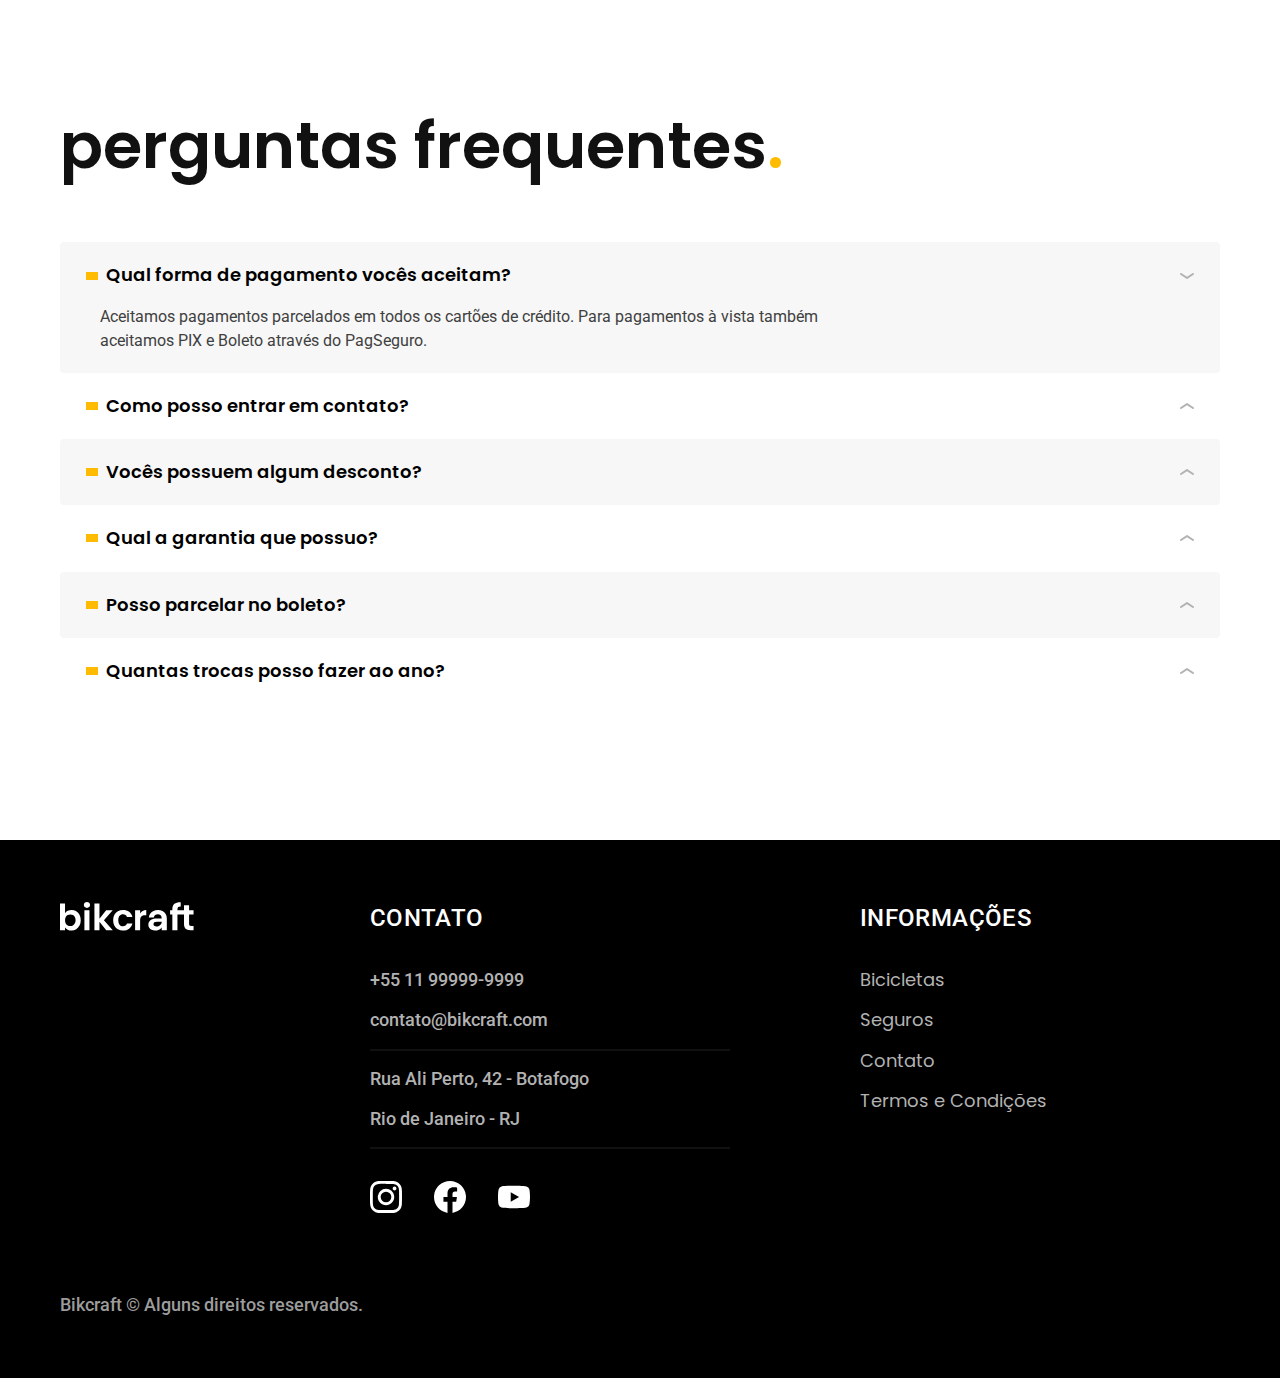
<file: seguros.html>
<!DOCTYPE html>
<html lang="pt-br">

<head>
  <meta charset="UTF-8">
  <meta http-equiv="X-UA-Compatible" content="IE=edge">
  <meta name="viewport" content="width=device-width, initial-scale=1.0">
  <meta name="description" content="Seguros.">
  <title>Seguros | Bikcraft</title>
  <link rel="icon" href="favicon.svg" type="image/svg+xml">
  <link rel="preload" href="css/style.min.css" as="style">
  <link rel="stylesheet" href="css/style.min.css">

  <link rel="preconnect" href="https://fonts.googleapis.com">
  <link rel="preconnect" href="https://fonts.gstatic.com" crossorigin>
  <link href="https://fonts.googleapis.com/css2?family=Poppins:wght@400;600&family=Roboto:wght@400;500&display=swap" rel="stylesheet">
  <script>document.documentElement.classList.add("js");</script>
</head>

<body id="seguros">
  <header class="header-bg">
    <div class="header container">
      <a href="./">
        <img src="./img/bikcraft.svg" width="136" height="32" alt="Bikcraft">
      </a>
      <nav aria-label="primaria">
        <ul class="header-menu font-1-m cor-0">
          <li><a href="./bicicletas.html">Bicicletas</a></li>
          <li><a href="./seguros.html">Seguros</a></li>
          <li><a href="./contato.html">Contato</a></li>
        </ul>
      </nav>
    </div>
  </header>

  <main class="seguros-bg">
    <div class="titulo-bg">
      <div class="titulo container">
        <p class="font-2-l-b cor-5">Escolha o seguro</p>
        <h1 class="font-1-xxl cor-0">você seguro<span class="cor-p1">.</span></h1>
      </div>
    </div>

    <div class="seguros container">
      <div class="seguros-item fadeInLeft" data-anime="200">
        <h3 class="font-1-xl cor-6">PRATA</h3>
        <span class="font-1-xl cor-0">R$ 199 <span class="font-1-xs cor-6">mensal</span></span>
        <ul class="font-2-m cor-0">
          <li>Duas trocas por ano</li>
          <li>Assistência Técnica</li>
          <li>Suporte 08h às 18h</li>
          <li>Cobertura estadual</li>
        </ul>
        <a class="botao secundario" href="./orcamento.html?tipo=seguro&produto=prata">Inscreva-se</a>
      </div>
      <div class="seguros-item fadeInRight" data-anime="400">
        <h3 class="font-1-xl cor-p1">OURO</h3>
        <span class="font-1-xl cor-0">R$ 299 <span class="font-1-xs cor-6">mensal</span></span>
        <ul class="font-2-m cor-0">
          <li>Cinco trocar por ano</li>
          <li>Assistência Especial</li>
          <li>Suporte 24h</li>
          <li>Cobertura nacional</li>
          <li>Desconto em parceiros</li>
          <li>Acesso ao Clube Bikcraft</li>
        </ul>
        <a class="botao" href="./orcamento.html?tipo=seguro&produto=ouro">Inscreva-se</a>
      </div>
    </div>

  </main>

  <article class="vantagens-bg">
    <div class="vantagens container">
      <h2 class="font-1-xxl cor-0">vantagens<span class="cor-p1">.</span></h2>
      <ul>
        <li>
          <img src="./img/icones/eletrica.svg" width="32" height="32" alt="">
          <h3 class="font-1-l cor-0">Reparo Elétrico</h3>
          <p class="font-2-s cor-5">Garantimos o reparo completo do seu motor em caso de falhas. Sabemos que falhas são raras, mas estamos aqui para caso ocorra.</p>
        </li>
        <li>
          <img src="./img/icones/carbono.svg" width="32" height="32" alt="">
          <h3 class="font-1-l cor-0">Carbono</h3>
          <p class="font-2-s cor-5">Nossos quadros são feitos para durar para sempre. Mas caso algo ocorra, ficamos felizes em reparar.</p>
        </li>
        <li>
          <img src="./img/icones/sustentavel.svg" width="32" height="32" alt="">
          <h3 class="font-1-l cor-0">Sustentável</h3>
          <p class="font-2-s cor-5">Trabalhamos com a filosofia de desperdício zero. Qualquer parte defeituosa é reciclada e reutilizada em outro projeto.</p>
        </li>
        <li>
          <img src="./img/icones/rastreador.svg" width="32" height="32" alt="">
          <h3 class="font-1-l cor-0">Rastreador</h3>
          <p class="font-2-s cor-5">Utilizamos o GPS da sua Bikcraft em conjunto com especialistas em segurança para efetuarmos a recuperação.</p>
        </li>
        <li>
          <img src="./img/icones/seguro.svg" width="32" height="32" alt="">
          <h3 class="font-1-l cor-0">Segurança</h3>
          <p class="font-2-s cor-5">Com o seguro Bikcraft você pode ficar tranquilo em saber que o seu dinheiro não será perdido em casos de roubo.</p>
        </li>

        <li>
          <img src="./img/icones/velocidade.svg" width="32" height="32" alt="">
          <h3 class="font-1-l cor-0">Rapidez</h3>
          <p class="font-2-s cor-5">A sua Bikcraft ficará pronta para uso no mesmo dia, caso você traga ela para ser reparada em uma das filiais.</p>
        </li>
      </ul>
    </div>
  </article>

  <article class="perguntas container">
    <h2 class="font-1-xxl">perguntas frequentes<span class="cor-p1">.</span></h2>
    <dl>
      <div>
        <dt><button class="font-1-m-b" aria-controls="pergunta1" aria-expanded="true">Qual forma de pagamento vocês aceitam?</button></dt>
        <dd id="pergunta1" class="font-2-s cor-9 ativa">Aceitamos pagamentos parcelados em todos os cartões de crédito. Para pagamentos à vista também aceitamos PIX e Boleto através do PagSeguro.</dd>
      </div>
      <div>
        <dt><button class="font-1-m-b" aria-controls="pergunta2" aria-expanded="false">Como posso entrar em contato?</button></dt>
        <dd id="pergunta2" class="font-2-s cor-9">Aceitamos pagamentos parcelados em todos os cartões de crédito. Para pagamentos à vista também aceitamos PIX e Boleto através do PagSeguro.</dd>
      </div>
      <div>
        <dt><button class="font-1-m-b" aria-controls="pergunta3" aria-expanded="false">Vocês possuem algum desconto?</button></dt>
        <dd id="pergunta3" class="font-2-s cor-9">Aceitamos pagamentos parcelados em todos os cartões de crédito. Para pagamentos à vista também aceitamos PIX e Boleto através do PagSeguro.</dd>
      </div>
      <div>
        <dt><button class="font-1-m-b" aria-controls="pergunta4" aria-expanded="false">Qual a garantia que possuo?</button></dt>
        <dd id="pergunta4" class="font-2-s cor-9">Aceitamos pagamentos parcelados em todos os cartões de crédito. Para pagamentos à vista também aceitamos PIX e Boleto através do PagSeguro.</dd>
      </div>
      <div>
        <dt><button class="font-1-m-b" aria-controls="pergunta5" aria-expanded="false">Posso parcelar no boleto?</button></dt>
        <dd id="pergunta5" class="font-2-s cor-9">Aceitamos pagamentos parcelados em todos os cartões de crédito. Para pagamentos à vista também aceitamos PIX e Boleto através do PagSeguro.</dd>
      </div>
      <div>
        <dt><button class="font-1-m-b" aria-controls="pergunta6" aria-expanded="false">Quantas trocas posso fazer ao ano?</button></dt>
        <dd id="pergunta6" class="font-2-s cor-9">Aceitamos pagamentos parcelados em todos os cartões de crédito. Para pagamentos à vista também aceitamos PIX e Boleto através do PagSeguro.</dd>
      </div>
    </dl>
  </article>

  <footer class="footer-bg">
    <div class="footer container">
      <img src="./img/bikcraft.svg" width="136" height="32" alt="Bikcraft">
      <div class="footer-contato">
        <h3 class="font-2-l-b cor-0">Contato</h3>
        <ul class="font-2-m cor-5">
          <li><a href="tel:+5511999999999">+55 11 99999-9999</a></li>
          <li><a href="mailto:contato@bikcraft.com">contato@bikcraft.com</a></li>
          <li>Rua Ali Perto, 42 - Botafogo</li>
          <li>Rio de Janeiro - RJ</li>
        </ul>
        <div class="footer-redes">
          <a href="./">
            <img src="./img/redes/instagram.svg" width="32" height="32" alt="Instagram">
          </a>
          <a href="./">
            <img src="./img/redes/facebook.svg" width="32" height="32" alt="Facebook">
          </a><a href="./">
            <img src="./img/redes/youtube.svg" width="32" height="32" alt="Youtube">
          </a>
        </div>
      </div>
      <div class="footer-informacoes">
        <h3 class="font-2-l-b cor-0">Informações</h3>
        <nav>
          <ul class="font-1-m cor-5">
            <li><a href="./bicicletas.html">Bicicletas</a></li>
            <li><a href="./seguros.html">Seguros</a></li>
            <li><a href="./contato.html">Contato</a></li>
            <li><a href="./termos.html">Termos e Condições</a></li>
          </ul>
        </nav>
      </div>
      <p class="footer-copy font-2-m cor-6">Bikcraft © Alguns direitos reservados.</p>
    </div>
  </footer>
  <script src="./js/plugins/simple-anime.js"></script>
  <script src="js/script.js"></script>
</body>

</html>
</file>
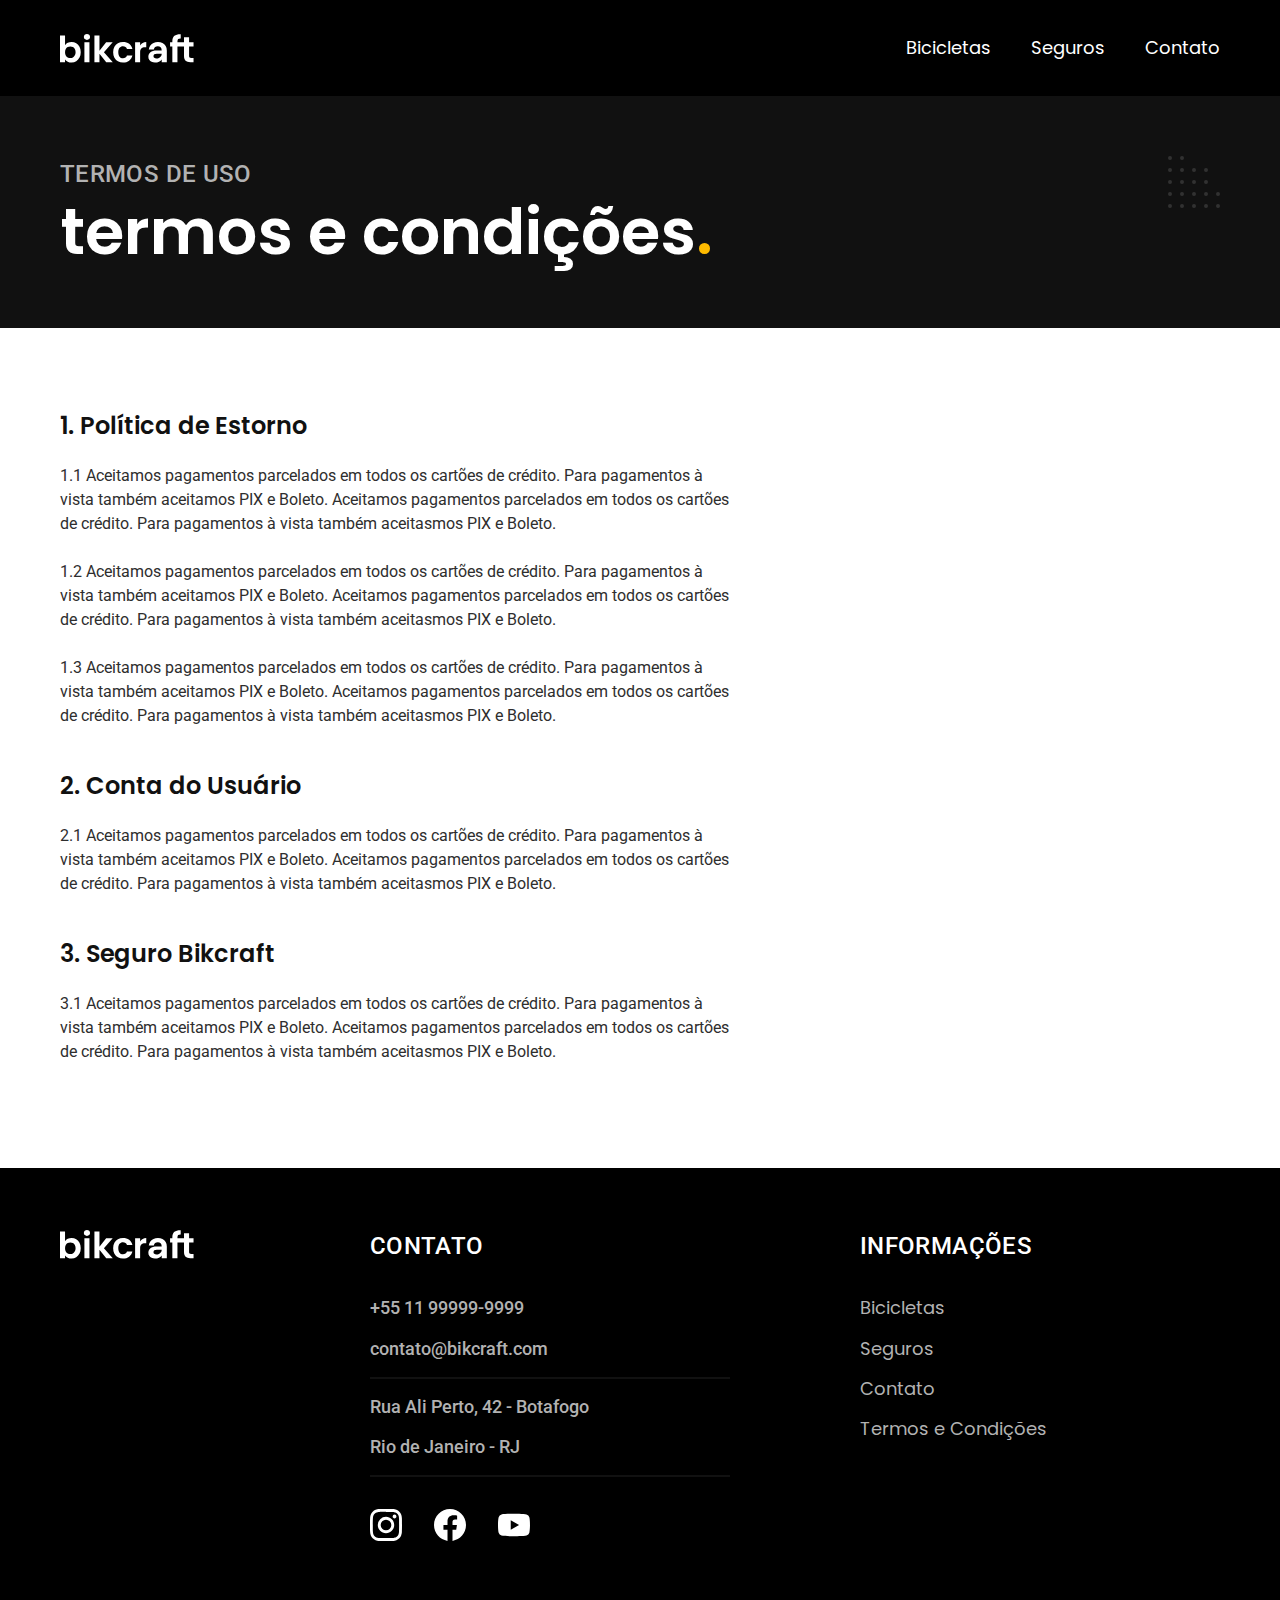
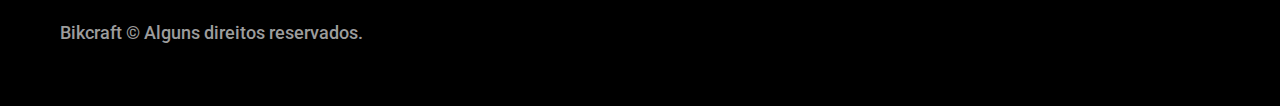
<file: termos.html>
<!DOCTYPE html>
<html lang="pt-br">

<head>
  <meta charset="UTF-8">
  <meta http-equiv="X-UA-Compatible" content="IE=edge">
  <meta name="viewport" content="width=device-width, initial-scale=1.0">
  <meta name="description" content="Termos e condições.">
  <title>Termos e Condições | Bikcraft</title>
  <link rel="icon" href="favicon.svg" type="image/svg+xml">
  <link rel="preload" href="css/style.min.css" as="style">
  <link rel="stylesheet" href="css/style.min.css">

  <link rel="preconnect" href="https://fonts.googleapis.com">
  <link rel="preconnect" href="https://fonts.gstatic.com" crossorigin>
  <link href="https://fonts.googleapis.com/css2?family=Poppins:wght@400;600&family=Roboto:wght@400;500&display=swap" rel="stylesheet">
  <script>document.documentElement.classList.add("js");</script>
</head>

<body id="termos">
  <header class="header-bg">
    <div class="header container">
      <a href="./">
        <img src="./img/bikcraft.svg" width="136" height="32" alt="Bikcraft">
      </a>
      <nav aria-label="primaria">
        <ul class="header-menu font-1-m cor-0">
          <li><a href="./bicicletas.html">Bicicletas</a></li>
          <li><a href="./seguros.html">Seguros</a></li>
          <li><a href="./contato.html">Contato</a></li>
        </ul>
      </nav>
    </div>
  </header>

  <main>
    <div class="titulo-bg">
      <div class="titulo container">
        <p class="font-2-l-b cor-5">Termos de uso</p>
        <h1 class="font-1-xxl cor-0">termos e condições<span class="cor-p1">.</span></h1>
      </div>
    </div>

    <div class="termos container font-2-s cor-10">
      <h2 class="font-1-l cor-11">1. Política de Estorno</h2>
      <p>1.1 Aceitamos pagamentos parcelados em todos os cartões de crédito. Para pagamentos à vista também aceitamos PIX e Boleto. Aceitamos pagamentos parcelados em todos os cartões de crédito. Para pagamentos à vista também aceitasmos PIX e Boleto.</p>
      <p>1.2 Aceitamos pagamentos parcelados em todos os cartões de crédito. Para pagamentos à vista também aceitamos PIX e Boleto. Aceitamos pagamentos parcelados em todos os cartões de crédito. Para pagamentos à vista também aceitasmos PIX e Boleto.</p>
      <p>1.3 Aceitamos pagamentos parcelados em todos os cartões de crédito. Para pagamentos à vista também aceitamos PIX e Boleto. Aceitamos pagamentos parcelados em todos os cartões de crédito. Para pagamentos à vista também aceitasmos PIX e Boleto.</p>
      <h2 class="font-1-l cor-11">2. Conta do Usuário</h2>
      <p>2.1 Aceitamos pagamentos parcelados em todos os cartões de crédito. Para pagamentos à vista também aceitamos PIX e Boleto. Aceitamos pagamentos parcelados em todos os cartões de crédito. Para pagamentos à vista também aceitasmos PIX e Boleto.</p>
      <h2 class="font-1-l cor-11">3. Seguro Bikcraft</h2>
      <p>3.1 Aceitamos pagamentos parcelados em todos os cartões de crédito. Para pagamentos à vista também aceitamos PIX e Boleto. Aceitamos pagamentos parcelados em todos os cartões de crédito. Para pagamentos à vista também aceitasmos PIX e Boleto.</p>
    </div>
  </main>

  <footer class="footer-bg">
    <div class="footer container">
      <img src="./img/bikcraft.svg" width="136" height="32" alt="Bikcraft">
      <div class="footer-contato">
        <h3 class="font-2-l-b cor-0">Contato</h3>
        <ul class="font-2-m cor-5">
          <li><a href="tel:+5511999999999">+55 11 99999-9999</a></li>
          <li><a href="mailto:contato@bikcraft.com">contato@bikcraft.com</a></li>
          <li>Rua Ali Perto, 42 - Botafogo</li>
          <li>Rio de Janeiro - RJ</li>
        </ul>
        <div class="footer-redes">
          <a href="./">
            <img src="./img/redes/instagram.svg" width="32" height="32" alt="Instagram">
          </a>
          <a href="./">
            <img src="./img/redes/facebook.svg" width="32" height="32" alt="Facebook">
          </a><a href="./">
            <img src="./img/redes/youtube.svg" width="32" height="32" alt="Youtube">
          </a>
        </div>
      </div>
      <div class="footer-informacoes">
        <h3 class="font-2-l-b cor-0">Informações</h3>
        <nav>
          <ul class="font-1-m cor-5">
            <li><a href="./bicicletas.html">Bicicletas</a></li>
            <li><a href="./seguros.html">Seguros</a></li>
            <li><a href="./contato.html">Contato</a></li>
            <li><a href="./termos.html">Termos e Condições</a></li>
          </ul>
        </nav>
      </div>
      <p class="footer-copy font-2-m cor-6">Bikcraft © Alguns direitos reservados.</p>
    </div>
  </footer>
  <script src="js/script.js"></script>
</body>

</html>
</file>
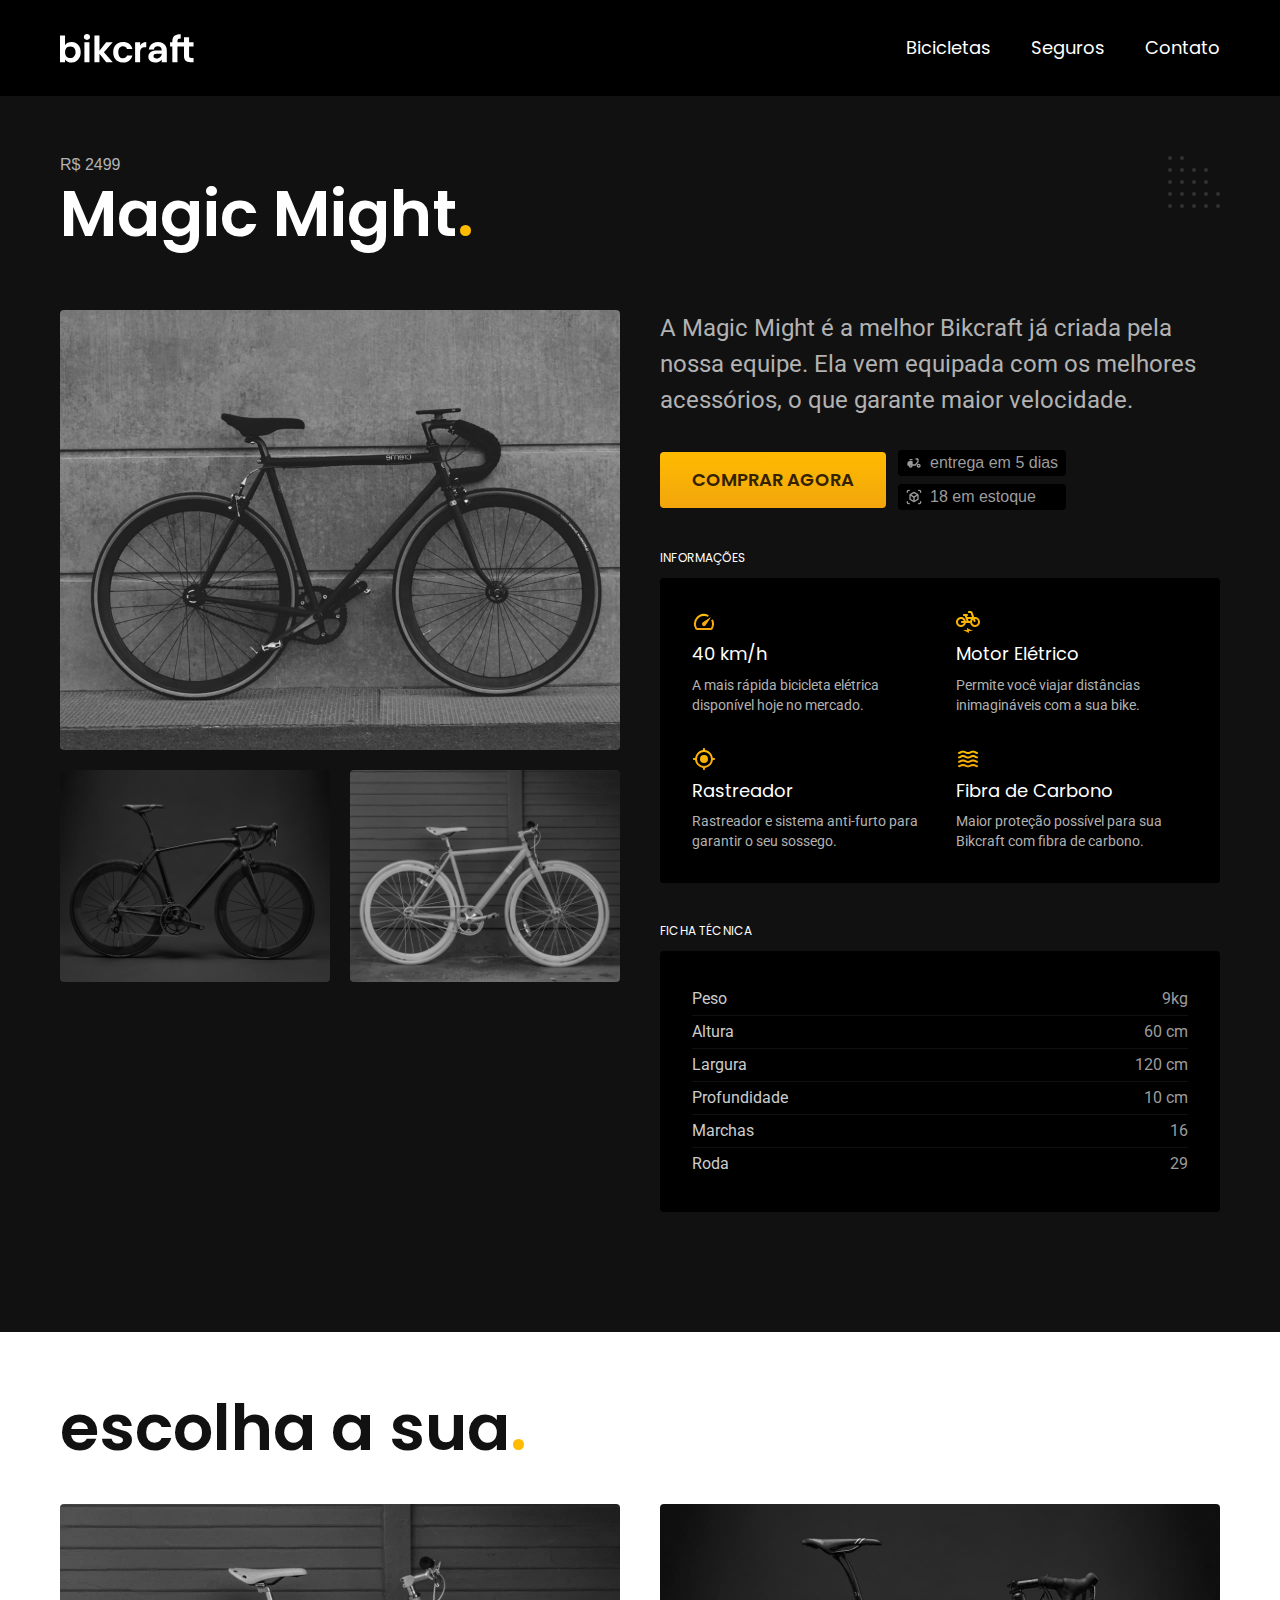
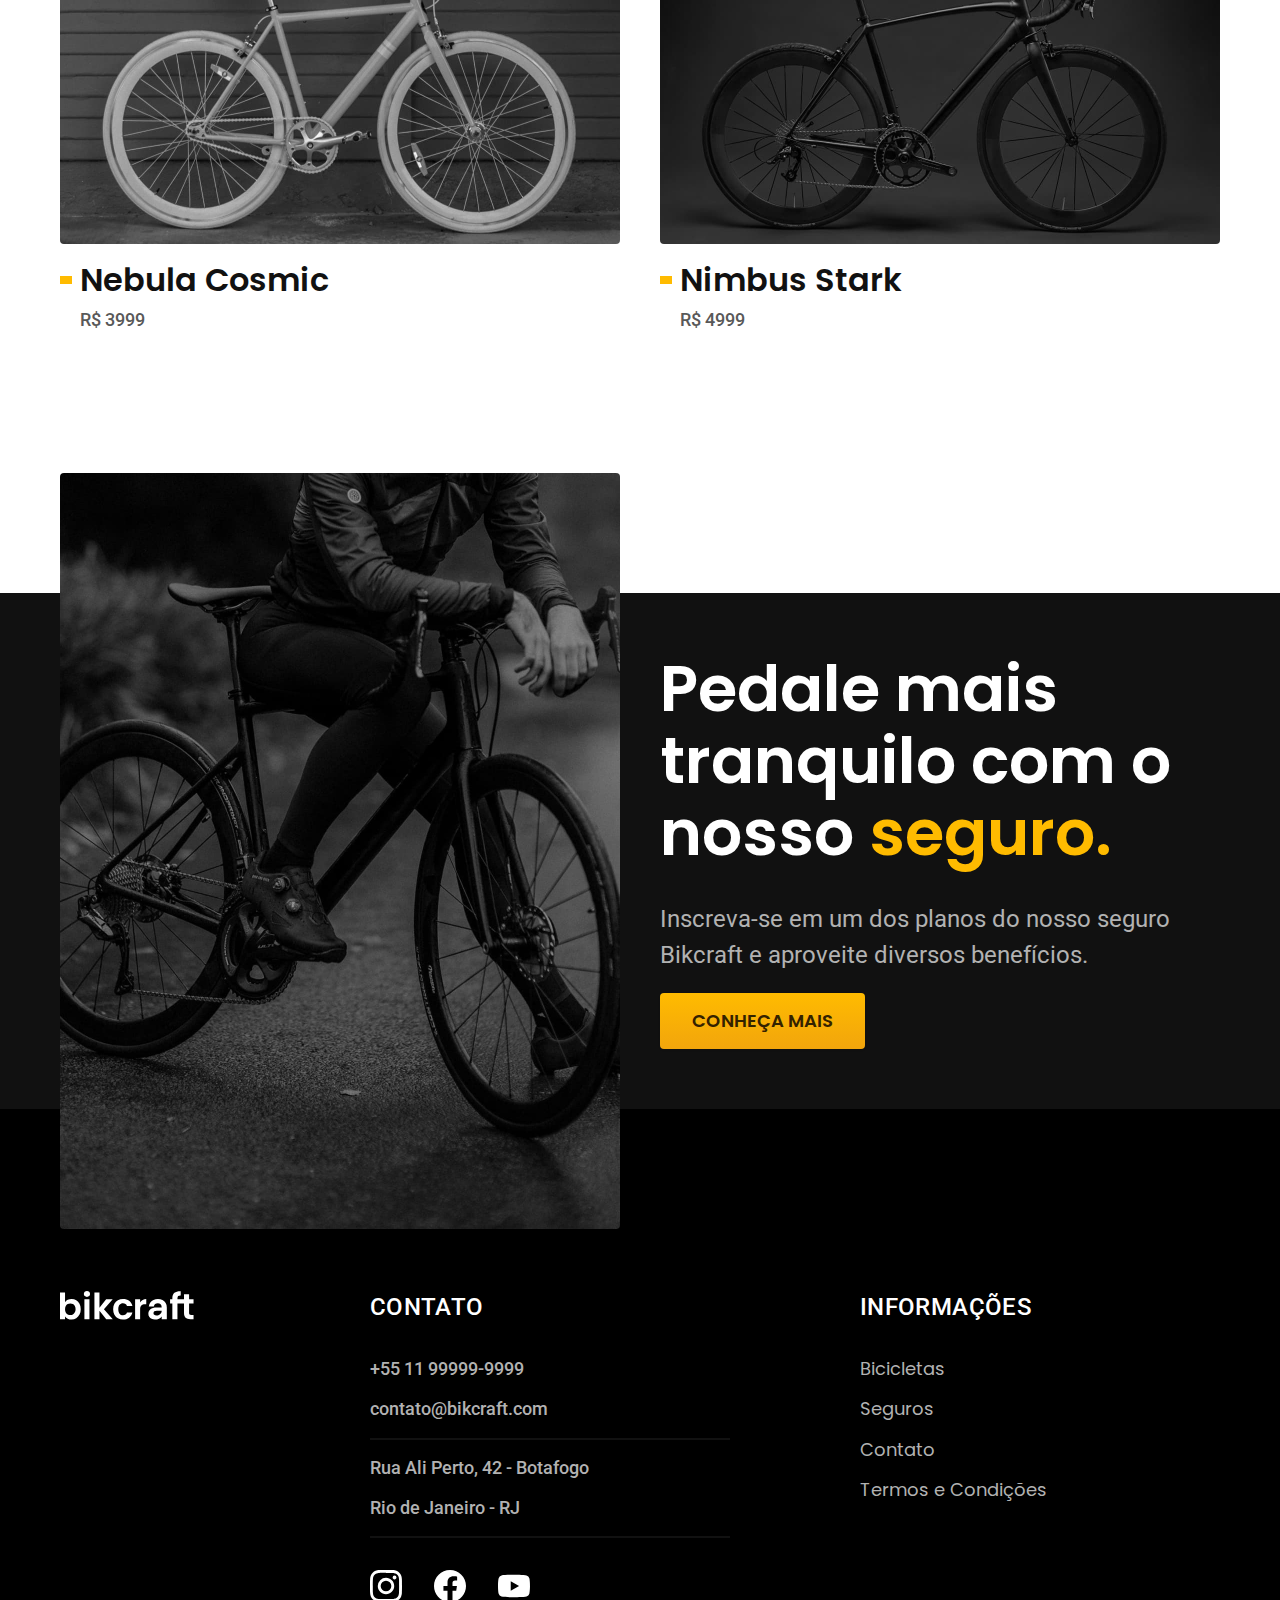
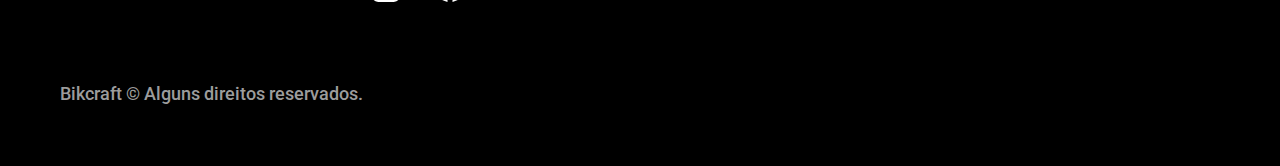
<file: bicicletas/magic.html>
<!DOCTYPE html>
<html lang="pt-br">

<head>
  <meta charset="UTF-8">
  <meta http-equiv="X-UA-Compatible" content="IE=edge">
  <meta name="viewport" content="width=device-width, initial-scale=1.0">
  <meta name="description" content="Magic.">
  <title>Magic | Bikcraft</title>
  <link rel="icon" href="../favicon.svg" type="image/svg+xml">
  <link rel="stylesheet" href="../css/style.min.css">

  <link rel="preconnect" href="https://fonts.googleapis.com">
  <link rel="preconnect" href="https://fonts.gstatic.com" crossorigin>
  <link href="https://fonts.googleapis.com/css2?family=Poppins:wght@400;600&family=Roboto:wght@400;500&display=swap" rel="stylesheet">
  <script>document.documentElement.classList.add("js");</script>
</head>

<body id="bicicleta">
  <header class="header-bg">
    <div class="header container">
      <a href="../">
        <img src="../img/bikcraft.svg" alt="Bikcraft">
      </a>
      <nav aria-label="primaria">
        <ul class="header-menu font-1-m cor-0">
          <li><a href="../bicicletas.html">Bicicletas</a></li>
          <li><a href="../seguros.html">Seguros</a></li>
          <li><a href="../contato.html">Contato</a></li>
        </ul>
      </nav>
    </div>
  </header>

  <main class="titulo-bg">
    <div>
      <div class="titulo container">
        <p class="font-2-x-l cor-5">R$ 2499</p>
        <h1 class="font-1-xxl cor-0">Magic Might<span class="cor-p1">.</span></h1>
      </div>
    </div>
    <div class="bicicleta container">
      <div class="bicicleta-imagens">
        <img src="../img/bicicleta/nimbus2.jpg" alt="Bicicleta 1">
        <img src="../img/bicicleta/nimbus1.jpg" alt="Bicicleta 2">
        <img src="../img/bicicleta/nimbus3.jpg" alt="Bicicleta 3">
      </div>
      <div class="bicicleta-conteudo">
        <p class="font-2-l cor-5">A Magic Might é a melhor Bikcraft já criada pela nossa equipe. Ela vem equipada com os melhores acessórios, o que garante maior velocidade.</p>
        <div class="bicicleta-comprar">
          <a href="../orcamento.html?tipo=bikcraft&produto=magic" class="botao">Comprar Agora</a>
          <span class="font-1-x-s cor-6"><img src="../img/icones/entrega.svg" alt=""> entrega em 5 dias</span>
          <span class="font-1-x-s cor-6"><img src="../img/icones/estoque.svg" alt=""> 18 em estoque</span>
        </div>
        <h2 class="font-1-xs cor-0">Informações</h2>
        <ul class="bicicleta-informacoes">
          <li>
            <img src="../img/icones/velocidade.svg" alt="">
            <h3 class="font-1-m cor-0">40 km/h</h3>
            <p class="font-2-xs cor-5">A mais rápida bicicleta elétrica disponível hoje no mercado.</p>
          </li>
          <li>
            <img src="../img/icones/eletrica.svg" alt="">
            <h3 class="font-1-m cor-0">Motor Elétrico</h3>
            <p class="font-2-xs cor-5">Permite você viajar distâncias inimagináveis com a sua bike.</p>
          </li>
          <li>
            <img src="../img/icones/rastreador.svg" alt="">
            <h3 class="font-1-m cor-0">Rastreador</h3>
            <p class="font-2-xs cor-5">Rastreador e sistema anti-furto para garantir o seu sossego.</p>
          </li>
          <li>
            <img src="../img/icones/carbono.svg" alt="">
            <h3 class="font-1-m cor-0">Fibra de Carbono</h3>
            <p class="font-2-xs cor-5">Maior proteção possível para sua Bikcraft com fibra de carbono.</p>
          </li>
        </ul>
        <h2 class="font-1-xs cor-0">Ficha Técnica</h2>
        <ul class="bicicleta-ficha font-2-s cor-4">
          <li>Peso <span>9kg</span></li>
          <li>Altura <span>60 cm</span></li>
          <li>Largura <span>120 cm</span></li>
          <li>Profundidade <span>10 cm</span></li>
          <li>Marchas <span>16</span></li>
          <li>Roda <span>29</span></li>
        </ul>
      </div>
    </div>
  </main>

  <article class="bicicletas-lista container">
    <h2 class="font-1-xxl">escolha a sua<span class="cor-p1">.</span></h2>

    <ul>
      <li>
        <a href="../bicicletas/nebula.html">
          <img src="../img/bicicletas/nebula.jpg" alt="Bicicleta Preta">
          <h3 class="font-1-xl">Nebula Cosmic</h3>
          <span class="font-2-m cor-8">R$ 3999</span>
        </a>
      </li>
      <li>
        <a href="../bicicletas/nimbus.html">
          <img src="../img/bicicletas/nimbus.jpg" alt="Bicicleta Preta">
          <h3 class="font-1-xl">Nimbus Stark</h3>
          <span class="font-2-m cor-8">R$ 4999</span>
        </a>
      </li>
    </ul>
  </article>

  <article class="seguro-bg">
    <div class="seguro container">
      <div class="seguro-imagem">
        <img src="../img/fotos/seguros.jpg" alt="Pessoa parada em cima de uma bicicleta.">
      </div>
      <div class="seguro-conteudo">
        <h2 class="font-1-xxl cor-0">Pedale mais tranquilo com o nosso <span class="cor-p1">seguro.</span></h2>
        <p class="font-2-l cor-5">Inscreva-se em um dos planos do nosso seguro Bikcraft e aproveite diversos benefícios.</p>
        <a class="botao" href="../seguros.html">Conheça Mais</a>
      </div>
    </div>
  </article>

  <footer class="footer-bg">
    <div class="footer container">
      <img src="../img/bikcraft.svg" alt="Bikcraft">
      <div class="footer-contato">
        <h3 class="font-2-l-b cor-0">Contato</h3>
        <ul class="font-2-m cor-5">
          <li><a href="tel:+5511999999999">+55 11 99999-9999</a></li>
          <li><a href="mailto:contato@bikcraft.com">contato@bikcraft.com</a></li>
          <li>Rua Ali Perto, 42 - Botafogo</li>
          <li>Rio de Janeiro - RJ</li>
        </ul>
        <div class="footer-redes">
          <a href="../">
            <img src="../img/redes/instagram.svg" alt="Instagram">
          </a>
          <a href="../">
            <img src="../img/redes/facebook.svg" alt="Facebook">
          </a><a href="../">
            <img src="../img/redes/youtube.svg" alt="Youtube">
          </a>
        </div>
      </div>
      <div class="footer-informacoes">
        <h3 class="font-2-l-b cor-0">Informações</h3>
        <nav>
          <ul class="font-1-m cor-5">
            <li><a href="../bicicletas.html">Bicicletas</a></li>
            <li><a href="../seguros.html">Seguros</a></li>
            <li><a href="../contato.html">Contato</a></li>
            <li><a href="../termos.html">Termos e Condições</a></li>
          </ul>
        </nav>
      </div>
      <p class="footer-copy font-2-m cor-6">Bikcraft © Alguns direitos reservados.</p>
    </div>
  </footer>
  <script src="../js/script.js"></script>
</body>

</html>
</file>
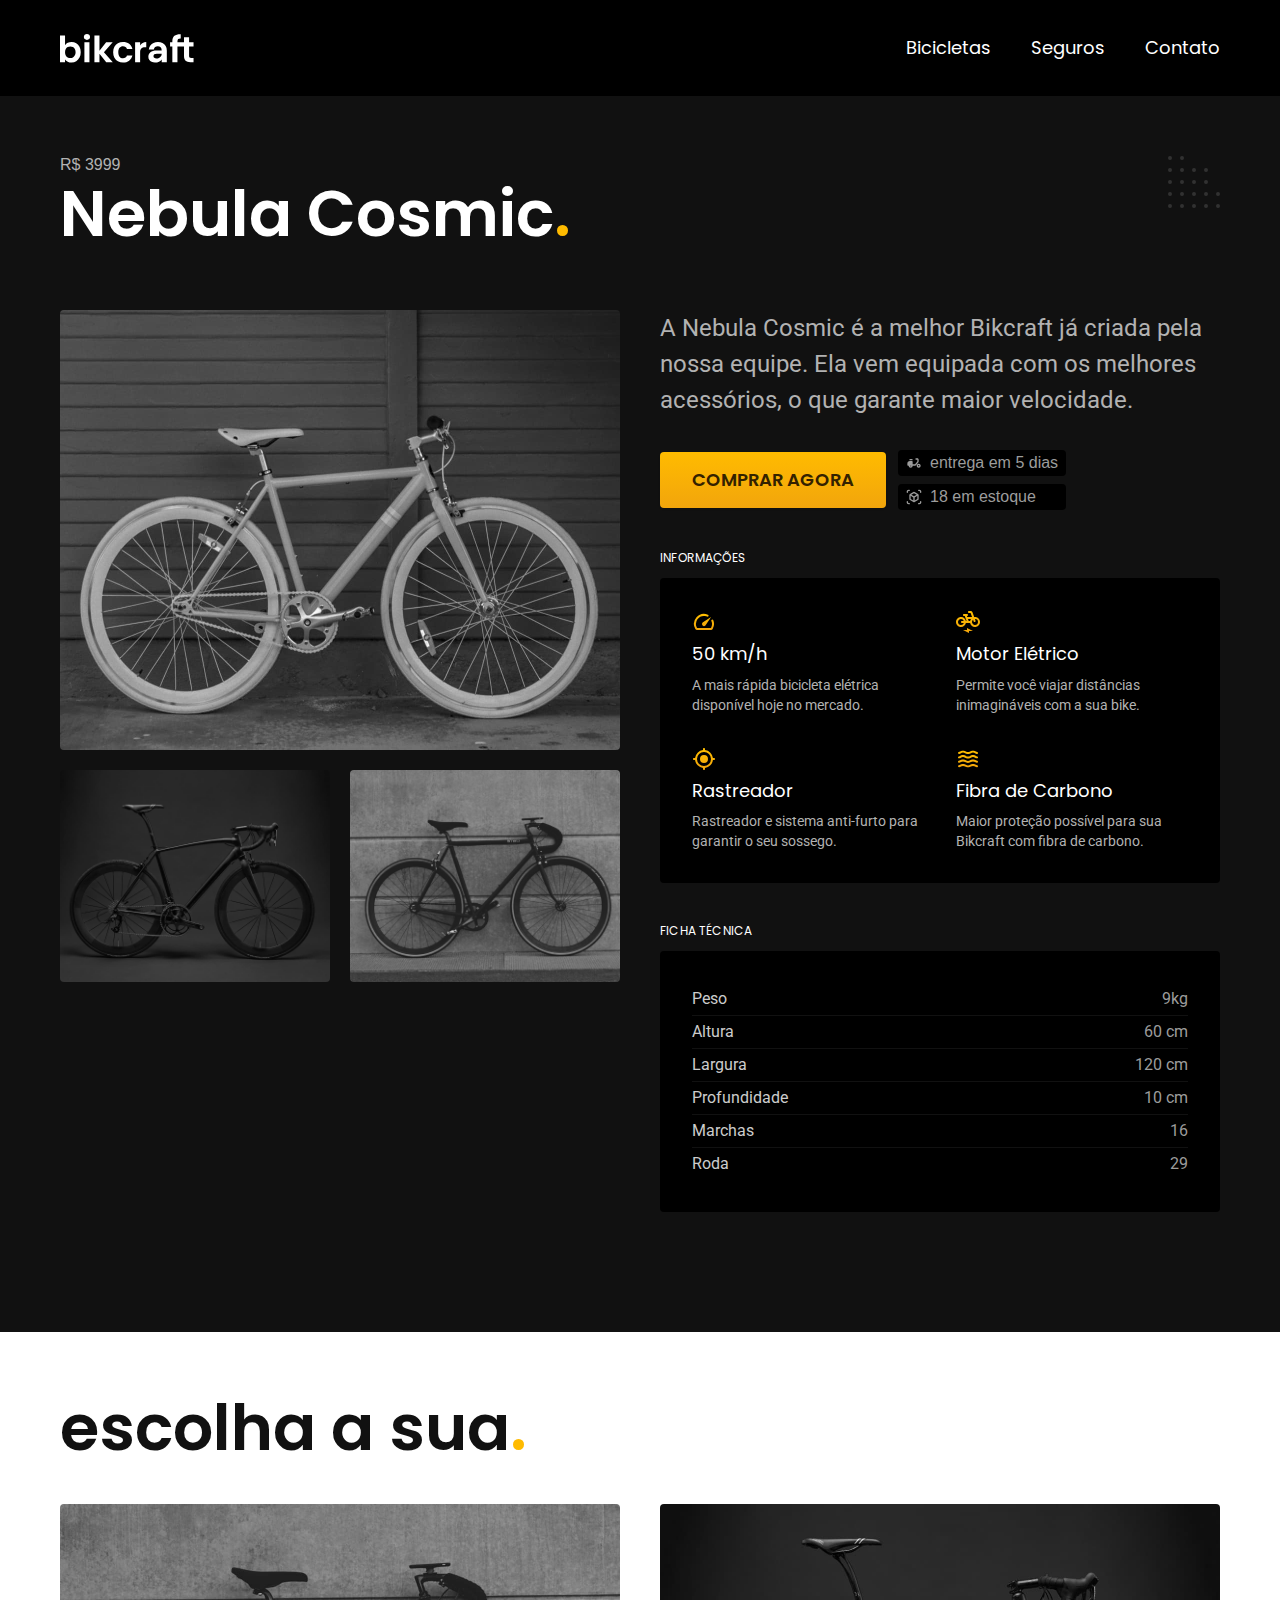
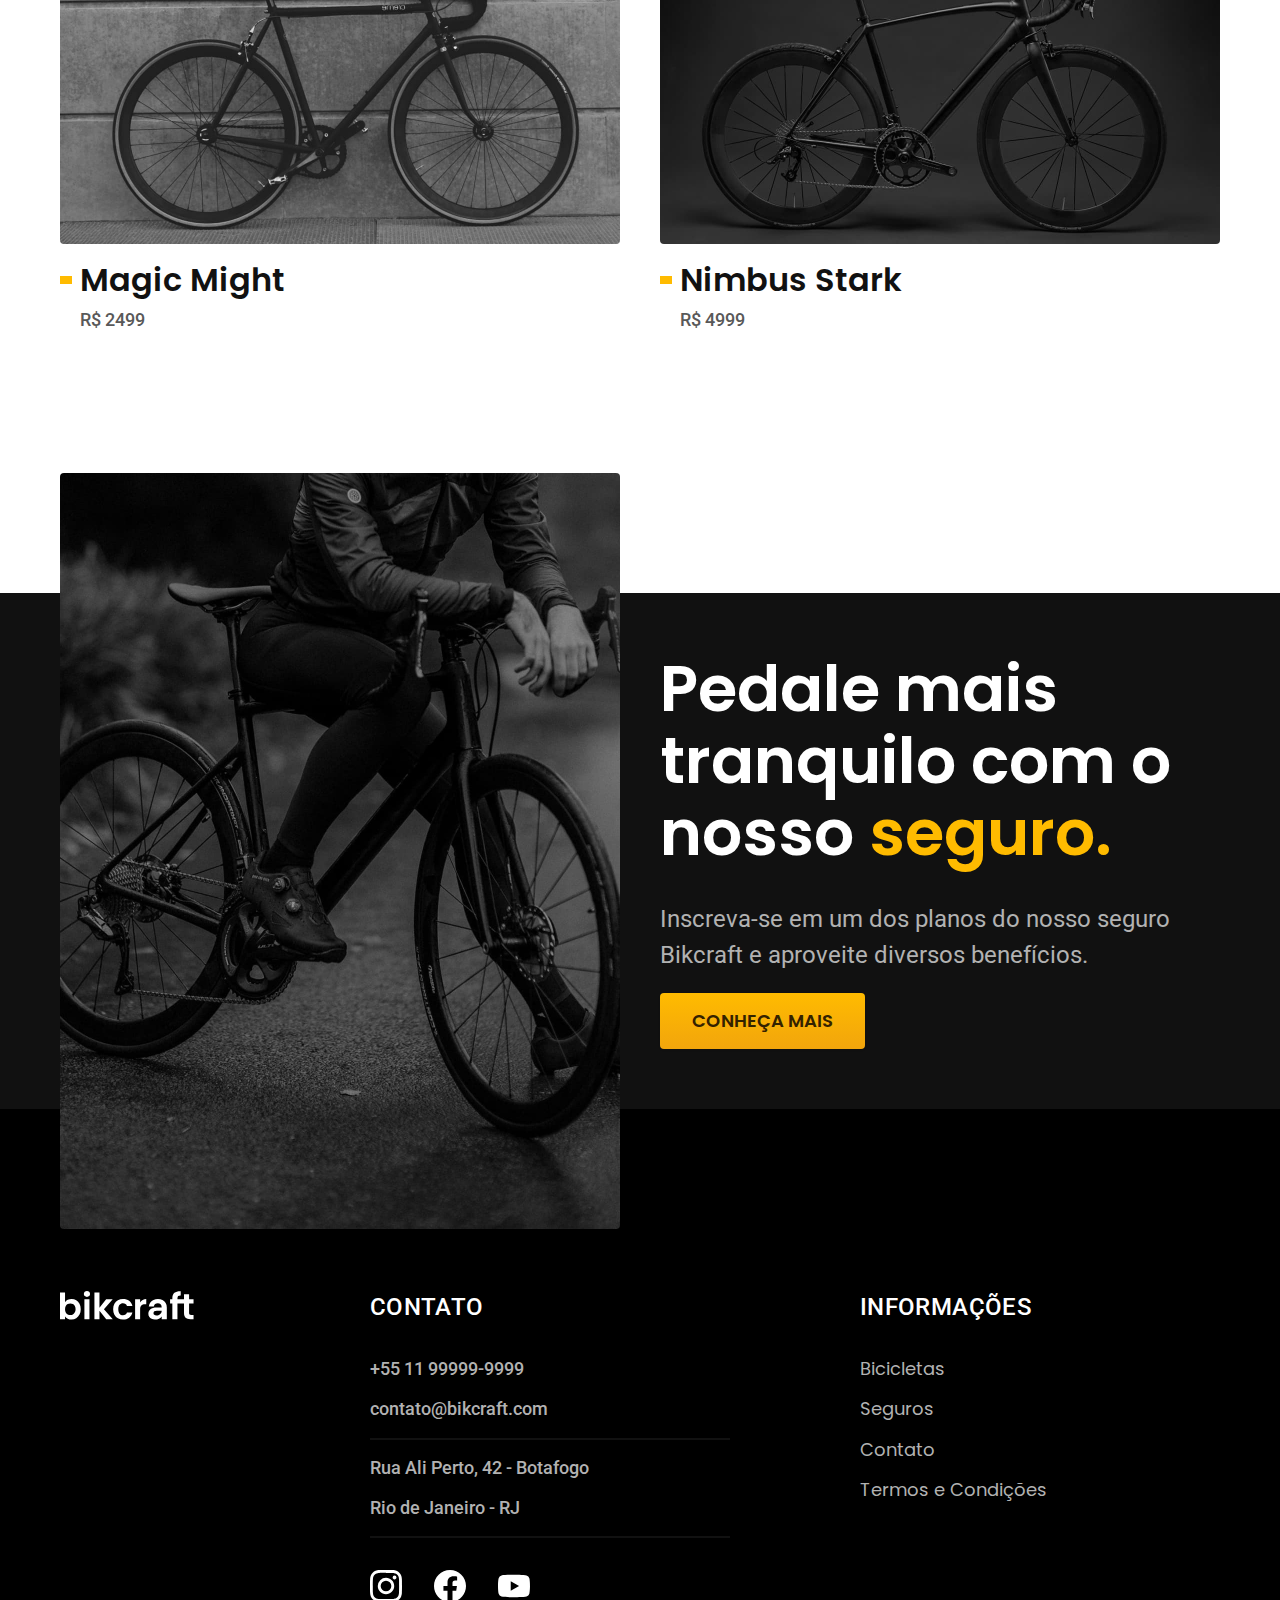
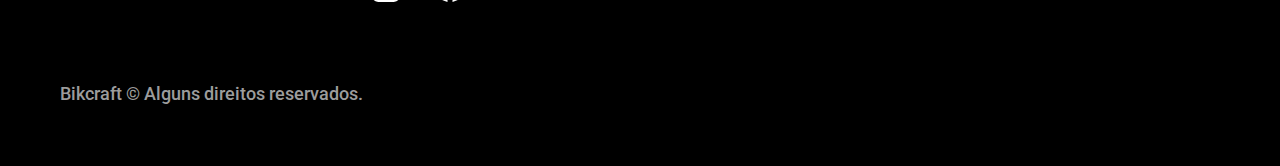
<file: bicicletas/nebula.html>
<!DOCTYPE html>
<html lang="pt-br">

<head>
  <meta charset="UTF-8">
  <meta http-equiv="X-UA-Compatible" content="IE=edge">
  <meta name="viewport" content="width=device-width, initial-scale=1.0">
  <meta name="description" content="Nebula.">
  <title>Nebula | Bikcraft</title>
  <link rel="icon" href="../favicon.svg" type="image/svg+xml">
  <link rel="stylesheet" href="../css/style.min.css">

  <link rel="preconnect" href="https://fonts.googleapis.com">
  <link rel="preconnect" href="https://fonts.gstatic.com" crossorigin>
  <link href="https://fonts.googleapis.com/css2?family=Poppins:wght@400;600&family=Roboto:wght@400;500&display=swap" rel="stylesheet">
  <script>document.documentElement.classList.add("js");</script>
</head>

<body id="bicicleta">
  <header class="header-bg">
    <div class="header container">
      <a href="../">
        <img src="../img/bikcraft.svg" alt="Bikcraft">
      </a>
      <nav aria-label="primaria">
        <ul class="header-menu font-1-m cor-0">
          <li><a href="../bicicletas.html">Bicicletas</a></li>
          <li><a href="../seguros.html">Seguros</a></li>
          <li><a href="../contato.html">Contato</a></li>
        </ul>
      </nav>
    </div>
  </header>

  <main class="titulo-bg">
    <div>
      <div class="titulo container">
        <p class="font-2-x-l cor-5">R$ 3999</p>
        <h1 class="font-1-xxl cor-0">Nebula Cosmic<span class="cor-p1">.</span></h1>
      </div>
    </div>
    <div class="bicicleta container">
      <div class="bicicleta-imagens">
        <img src="../img/bicicleta/nimbus3.jpg" alt="Bicicleta 1">
        <img src="../img/bicicleta/nimbus1.jpg" alt="Bicicleta 2">
        <img src="../img/bicicleta/nimbus2.jpg" alt="Bicicleta 3">
      </div>
      <div class="bicicleta-conteudo">
        <p class="font-2-l cor-5">A Nebula Cosmic é a melhor Bikcraft já criada pela nossa equipe. Ela vem equipada com os melhores acessórios, o que garante maior velocidade.</p>
        <div class="bicicleta-comprar">
          <a href="../orcamento.html?tipo=bikcraft&produto=nebula" class="botao">Comprar Agora</a>
          <span class="font-1-x-s cor-6"><img src="../img/icones/entrega.svg" alt=""> entrega em 5 dias</span>
          <span class="font-1-x-s cor-6"><img src="../img/icones/estoque.svg" alt=""> 18 em estoque</span>
        </div>
        <h2 class="font-1-xs cor-0">Informações</h2>
        <ul class="bicicleta-informacoes">
          <li>
            <img src="../img/icones/velocidade.svg" alt="">
            <h3 class="font-1-m cor-0">50 km/h</h3>
            <p class="font-2-xs cor-5">A mais rápida bicicleta elétrica disponível hoje no mercado.</p>
          </li>
          <li>
            <img src="../img/icones/eletrica.svg" alt="">
            <h3 class="font-1-m cor-0">Motor Elétrico</h3>
            <p class="font-2-xs cor-5">Permite você viajar distâncias inimagináveis com a sua bike.</p>
          </li>
          <li>
            <img src="../img/icones/rastreador.svg" alt="">
            <h3 class="font-1-m cor-0">Rastreador</h3>
            <p class="font-2-xs cor-5">Rastreador e sistema anti-furto para garantir o seu sossego.</p>
          </li>
          <li>
            <img src="../img/icones/carbono.svg" alt="">
            <h3 class="font-1-m cor-0">Fibra de Carbono</h3>
            <p class="font-2-xs cor-5">Maior proteção possível para sua Bikcraft com fibra de carbono.</p>
          </li>
        </ul>
        <h2 class="font-1-xs cor-0">Ficha Técnica</h2>
        <ul class="bicicleta-ficha font-2-s cor-4">
          <li>Peso <span>9kg</span></li>
          <li>Altura <span>60 cm</span></li>
          <li>Largura <span>120 cm</span></li>
          <li>Profundidade <span>10 cm</span></li>
          <li>Marchas <span>16</span></li>
          <li>Roda <span>29</span></li>
        </ul>
      </div>
    </div>
  </main>

  <article class="bicicletas-lista container">
    <h2 class="font-1-xxl">escolha a sua<span class="cor-p1">.</span></h2>

    <ul>
      <li>
        <a href="../bicicletas/magic.html">
          <img src="../img/bicicletas/magic.jpg" alt="Bicicleta Preta">
          <h3 class="font-1-xl">Magic Might</h3>
          <span class="font-2-m cor-8">R$ 2499</span>
        </a>
      </li>
      <li>
        <a href="../bicicletas/nimbus.html">
          <img src="../img/bicicletas/nimbus.jpg" alt="Bicicleta Preta">
          <h3 class="font-1-xl">Nimbus Stark</h3>
          <span class="font-2-m cor-8">R$ 4999</span>
        </a>
      </li>
    </ul>
  </article>

  <article class="seguro-bg">
    <div class="seguro container">
      <div class="seguro-imagem">
        <img src="../img/fotos/seguros.jpg" alt="Pessoa parada em cima de uma bicicleta.">
      </div>
      <div class="seguro-conteudo">
        <h2 class="font-1-xxl cor-0">Pedale mais tranquilo com o nosso <span class="cor-p1">seguro.</span></h2>
        <p class="font-2-l cor-5">Inscreva-se em um dos planos do nosso seguro Bikcraft e aproveite diversos benefícios.</p>
        <a class="botao" href="../seguros.html">Conheça Mais</a>
      </div>
    </div>
  </article>

  <footer class="footer-bg">
    <div class="footer container">
      <img src="../img/bikcraft.svg" alt="Bikcraft">
      <div class="footer-contato">
        <h3 class="font-2-l-b cor-0">Contato</h3>
        <ul class="font-2-m cor-5">
          <li><a href="tel:+5511999999999">+55 11 99999-9999</a></li>
          <li><a href="mailto:contato@bikcraft.com">contato@bikcraft.com</a></li>
          <li>Rua Ali Perto, 42 - Botafogo</li>
          <li>Rio de Janeiro - RJ</li>
        </ul>
        <div class="footer-redes">
          <a href="../">
            <img src="../img/redes/instagram.svg" alt="Instagram">
          </a>
          <a href="../">
            <img src="../img/redes/facebook.svg" alt="Facebook">
          </a><a href="../">
            <img src="../img/redes/youtube.svg" alt="Youtube">
          </a>
        </div>
      </div>
      <div class="footer-informacoes">
        <h3 class="font-2-l-b cor-0">Informações</h3>
        <nav>
          <ul class="font-1-m cor-5">
            <li><a href="../bicicletas.html">Bicicletas</a></li>
            <li><a href="../seguros.html">Seguros</a></li>
            <li><a href="../contato.html">Contato</a></li>
            <li><a href="../termos.html">Termos e Condições</a></li>
          </ul>
        </nav>
      </div>
      <p class="footer-copy font-2-m cor-6">Bikcraft © Alguns direitos reservados.</p>
    </div>
  </footer>
  <script src="../js/script.js"></script>
</body>

</html>
</file>
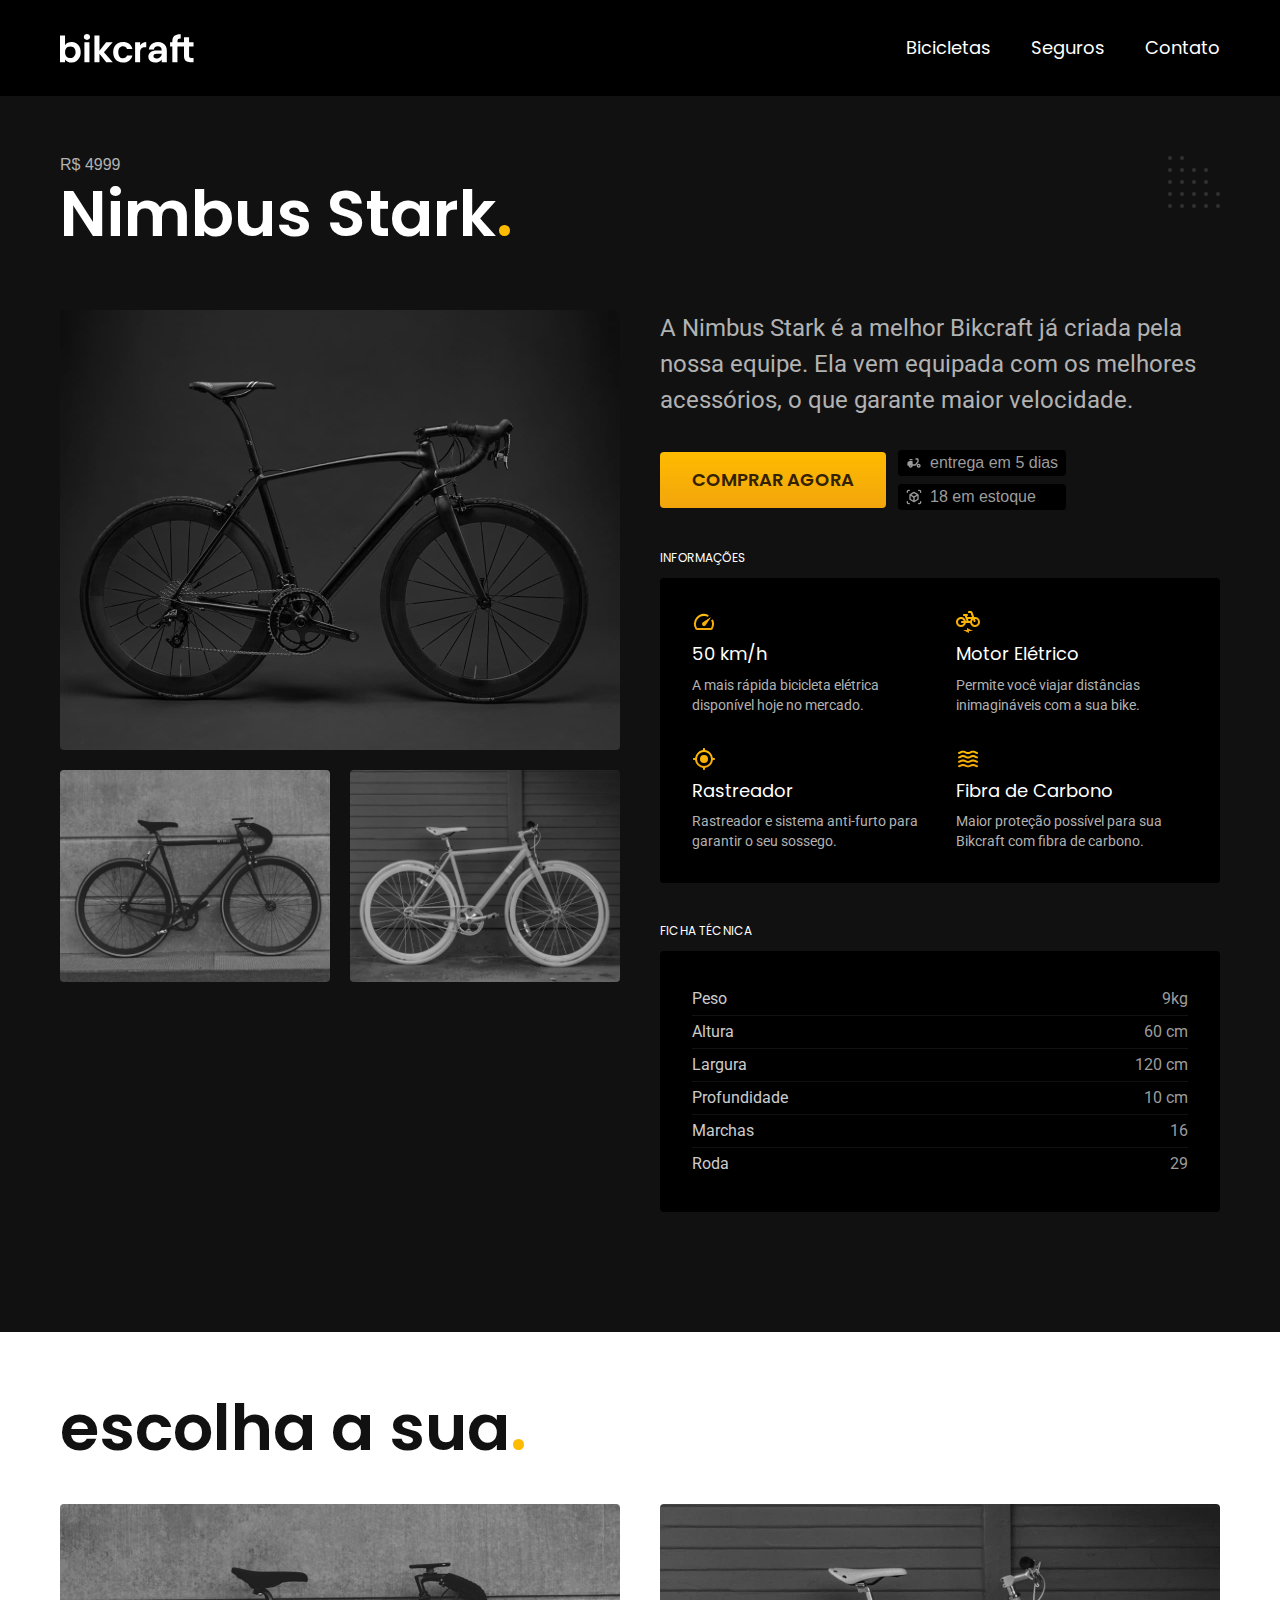
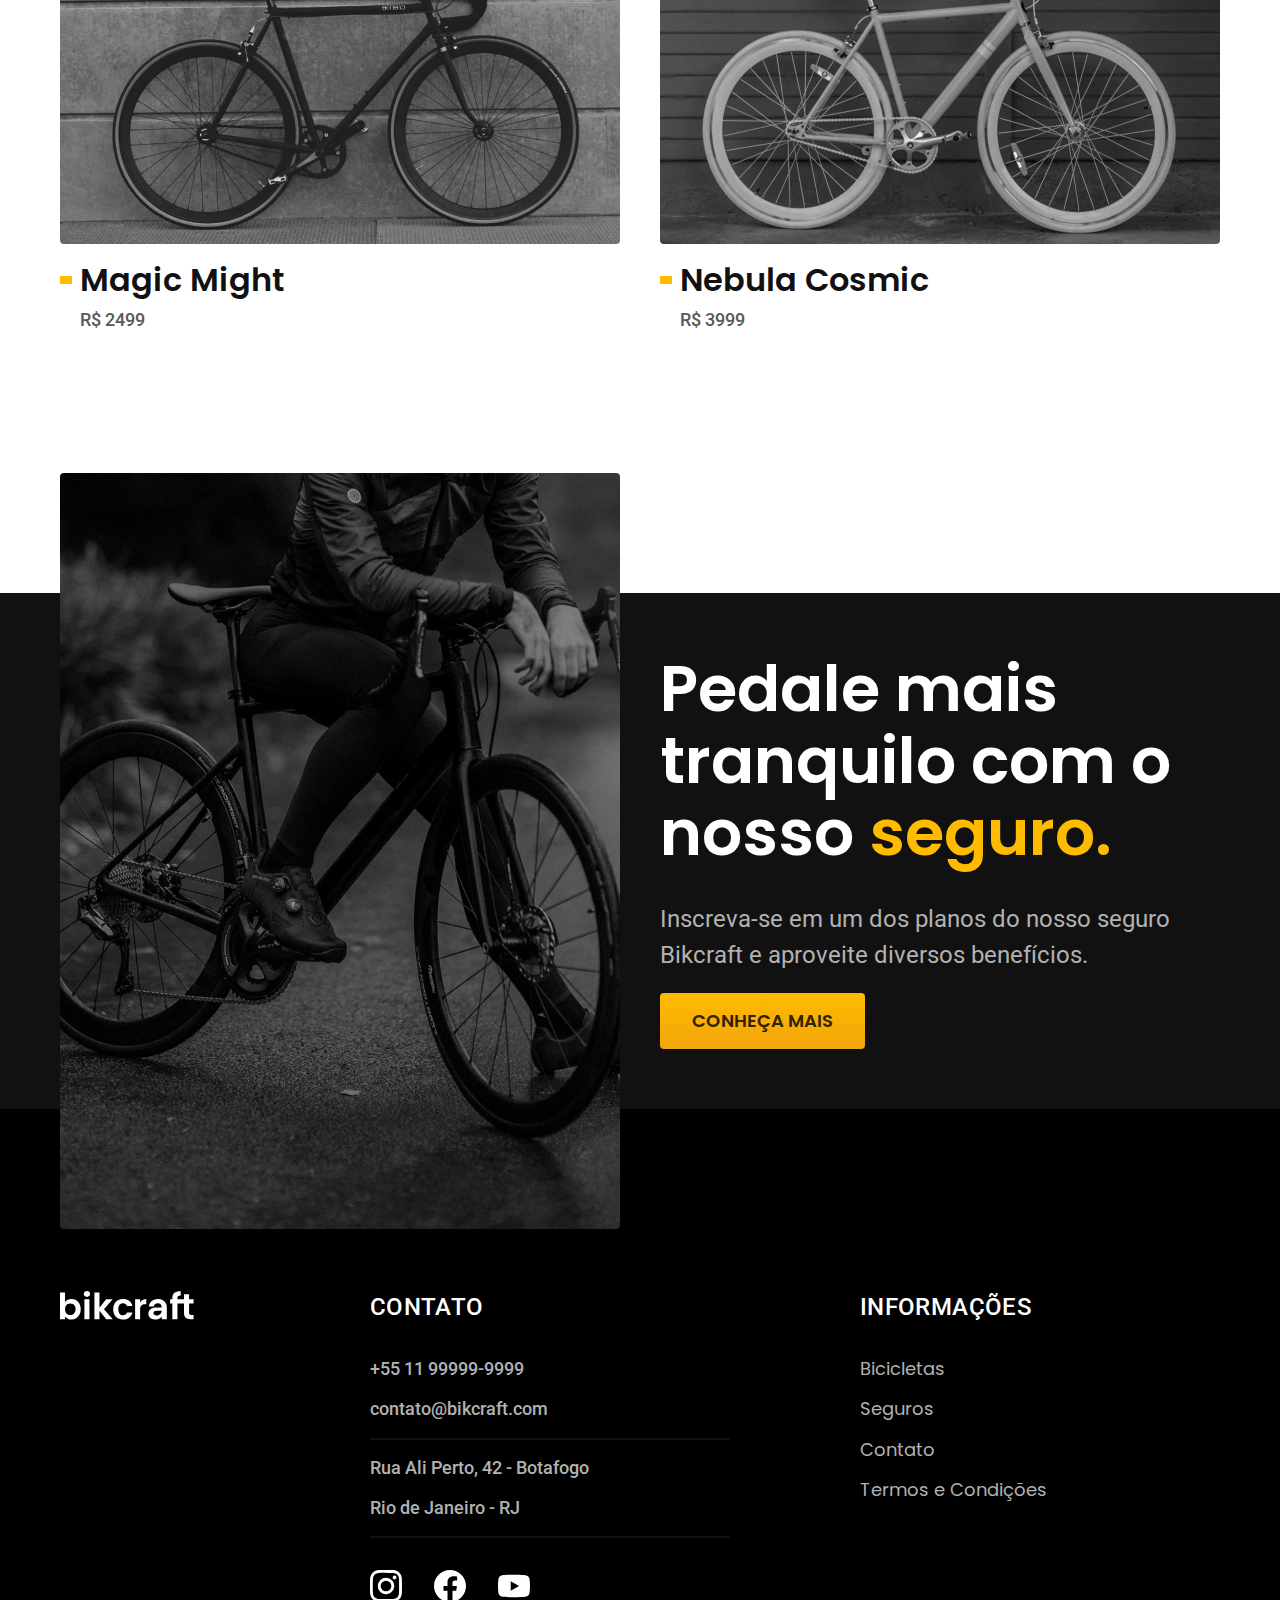
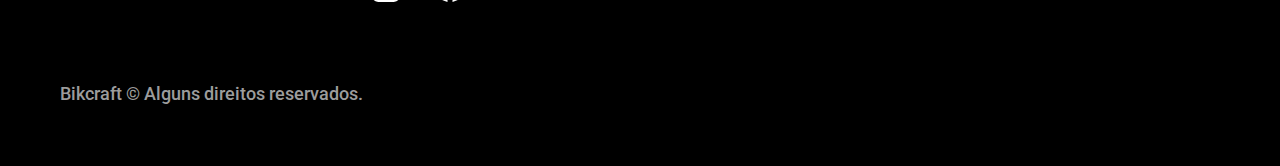
<file: bicicletas/nimbus.html>
<!DOCTYPE html>
<html lang="pt-br">

<head>
  <meta charset="UTF-8">
  <meta http-equiv="X-UA-Compatible" content="IE=edge">
  <meta name="viewport" content="width=device-width, initial-scale=1.0">
  <meta name="description" content="Nimbus.">
  <title>Nimbus | Bikcraft</title>
  <link rel="icon" href="../favicon.svg" type="image/svg+xml">
  <link rel="stylesheet" href="../css/style.min.css">

  <link rel="preconnect" href="https://fonts.googleapis.com">
  <link rel="preconnect" href="https://fonts.gstatic.com" crossorigin>
  <link href="https://fonts.googleapis.com/css2?family=Poppins:wght@400;600&family=Roboto:wght@400;500&display=swap" rel="stylesheet">
  <script>document.documentElement.classList.add("js");</script>
</head>

<body id="bicicleta">
  <header class="header-bg">
    <div class="header container">
      <a href="../">
        <img src="../img/bikcraft.svg" alt="Bikcraft">
      </a>
      <nav aria-label="primaria">
        <ul class="header-menu font-1-m cor-0">
          <li><a href="../bicicletas.html">Bicicletas</a></li>
          <li><a href="../seguros.html">Seguros</a></li>
          <li><a href="../contato.html">Contato</a></li>
        </ul>
      </nav>
    </div>
  </header>

  <main class="titulo-bg">
    <div>
      <div class="titulo container">
        <p class="font-2-x-l cor-5">R$ 4999</p>
        <h1 class="font-1-xxl cor-0">Nimbus Stark<span class="cor-p1">.</span></h1>
      </div>
    </div>
    <div class="bicicleta container">
      <div class="bicicleta-imagens">
        <img src="../img/bicicleta/nimbus1.jpg" alt="Bicicleta 1">
        <img src="../img/bicicleta/nimbus2.jpg" alt="Bicicleta 2">
        <img src="../img/bicicleta/nimbus3.jpg" alt="Bicicleta 3">
      </div>
      <div class="bicicleta-conteudo">
        <p class="font-2-l cor-5">A Nimbus Stark é a melhor Bikcraft já criada pela nossa equipe. Ela vem equipada com os melhores acessórios, o que garante maior velocidade.</p>
        <div class="bicicleta-comprar">
          <a href="../orcamento.html?tipo=bikcraft&produto=magic" class="botao">Comprar Agora</a>
          <span class="font-1-x-s cor-6"><img src="../img/icones/entrega.svg" alt=""> entrega em 5 dias</span>
          <span class="font-1-x-s cor-6"><img src="../img/icones/estoque.svg" alt=""> 18 em estoque</span>
        </div>

        <h2 class="font-1-xs cor-0">Informações</h2>
        <ul class="bicicleta-informacoes">
          <li>
            <img src="../img/icones/velocidade.svg" alt="">
            <h3 class="font-1-m cor-0">50 km/h</h3>
            <p class="font-2-xs cor-5">A mais rápida bicicleta elétrica disponível hoje no mercado.</p>
          </li>
          <li>
            <img src="../img/icones/eletrica.svg" alt="">
            <h3 class="font-1-m cor-0">Motor Elétrico</h3>
            <p class="font-2-xs cor-5">Permite você viajar distâncias inimagináveis com a sua bike.</p>
          </li>
          <li>
            <img src="../img/icones/rastreador.svg" alt="">
            <h3 class="font-1-m cor-0">Rastreador</h3>
            <p class="font-2-xs cor-5">Rastreador e sistema anti-furto para garantir o seu sossego.</p>
          </li>
          <li>
            <img src="../img/icones/carbono.svg" alt="">
            <h3 class="font-1-m cor-0">Fibra de Carbono</h3>
            <p class="font-2-xs cor-5">Maior proteção possível para sua Bikcraft com fibra de carbono.</p>
          </li>
        </ul>
        <h2 class="font-1-xs cor-0">Ficha Técnica</h2>
        <ul class="bicicleta-ficha font-2-s cor-4">
          <li>Peso <span>9kg</span></li>
          <li>Altura <span>60 cm</span></li>
          <li>Largura <span>120 cm</span></li>
          <li>Profundidade <span>10 cm</span></li>
          <li>Marchas <span>16</span></li>
          <li>Roda <span>29</span></li>
        </ul>
      </div>
    </div>
  </main>

  <article class="bicicletas-lista container">
    <h2 class="font-1-xxl">escolha a sua<span class="cor-p1">.</span></h2>

    <ul>
      <li>
        <a href="../bicicletas/magic.html">
          <img src="../img/bicicletas/magic.jpg" alt="Bicicleta Preta">
          <h3 class="font-1-xl">Magic Might</h3>
          <span class="font-2-m cor-8">R$ 2499</span>
        </a>
      </li>
      <li>
        <a href="../bicicletas/nebula.html">
          <img src="../img/bicicletas/nebula.jpg" alt="Bicicleta Preta">
          <h3 class="font-1-xl">Nebula Cosmic</h3>
          <span class="font-2-m cor-8">R$ 3999</span>
        </a>
      </li>
    </ul>
  </article>

  <article class="seguro-bg">
    <div class="seguro container">
      <div class="seguro-imagem">
        <img src="../img/fotos/seguros.jpg" alt="Pessoa parada em cima de uma bicicleta.">
      </div>
      <div class="seguro-conteudo">
        <h2 class="font-1-xxl cor-0">Pedale mais tranquilo com o nosso <span class="cor-p1">seguro.</span></h2>
        <p class="font-2-l cor-5">Inscreva-se em um dos planos do nosso seguro Bikcraft e aproveite diversos benefícios.</p>
        <a class="botao" href="../seguros.html">Conheça Mais</a>
      </div>
    </div>
  </article>

  <footer class="footer-bg">
    <div class="footer container">
      <img src="../img/bikcraft.svg" alt="Bikcraft">
      <div class="footer-contato">
        <h3 class="font-2-l-b cor-0">Contato</h3>
        <ul class="font-2-m cor-5">
          <li><a href="tel:+5511999999999">+55 11 99999-9999</a></li>
          <li><a href="mailto:contato@bikcraft.com">contato@bikcraft.com</a></li>
          <li>Rua Ali Perto, 42 - Botafogo</li>
          <li>Rio de Janeiro - RJ</li>
        </ul>
        <div class="footer-redes">
          <a href="../">
            <img src="../img/redes/instagram.svg" alt="Instagram">
          </a>
          <a href="../">
            <img src="../img/redes/facebook.svg" alt="Facebook">
          </a><a href="../">
            <img src="../img/redes/youtube.svg" alt="Youtube">
          </a>
        </div>
      </div>
      <div class="footer-informacoes">
        <h3 class="font-2-l-b cor-0">Informações</h3>
        <nav>
          <ul class="font-1-m cor-5">
            <li><a href="../bicicletas.html">Bicicletas</a></li>
            <li><a href="../seguros.html">Seguros</a></li>
            <li><a href="../contato.html">Contato</a></li>
            <li><a href="../termos.html">Termos e Condições</a></li>
          </ul>
        </nav>
      </div>
      <p class="footer-copy font-2-m cor-6">Bikcraft © Alguns direitos reservados.</p>
    </div>
  </footer>
  <script src="../js/script.js"></script>
</body>

</html>
</file>
<file: css/style.min.css>
body{margin:0;font-family:Arial,Helvetica,sans-serif;color:#111}blockquote,dd,h1,h2,h3,h4,p,ul{margin:0}ul{padding:0;list-style:none}a{text-decoration:none;color:inherit}img{max-width:100%;height:auto;display:block}img[src$=".jpg"]{border-radius:4px}.font-1-xs{font:400 0.75rem/1.35 Poppins,sans-serif}.font-2-xs{font:400 0.875rem/1.43 Roboto,sans-serif}.font-1-s{font:400 1rem/1.5 Poppins,sans-serif}.font-2-s{font:400 1rem/1.5 Roboto,sans-serif}.font-1-m,.font-1-m-b{font:400 1.125rem/1.35 Poppins,sans-serif}.font-1-m-b{font-weight:600}.font-2-m{font:500 1.125rem/1.35 Roboto,sans-serif}.font-1-l{font:400 1.5rem/1.5 Poppins,sans-serif}.font-2-l,.font-2-l-b{font:400 1.5rem/1.5 Roboto,sans-serif}.font-2-l-b{font-weight:500;letter-spacing:.015em;text-transform:uppercase}.font-1-xl{font:600 2rem/1.25 Poppins,sans-serif}.font-2-xl{font:500 2rem/1.25 Roboto,sans-serif}.font-1-xxl{font:600 4rem/1.125 Poppins,sans-serif}@media (max-width:1200px){.font-1-xxl{font-size:3rem}.font-2-l,.font-2-l-b{font-size:1.125rem}}@media (max-width:800px){.font-1-xxl{font-size:2rem}.font-1-xl,.font-2-xl{font-size:1.5rem}}:root{--cor-0:#ffffff;--cor-1:#f7f7f7;--cor-2:#ededed;--cor-3:#dedede;--cor-4:#cccccc;--cor-5:#b2b2b2;--cor-6:#9c9c9c;--cor-7:#717171;--cor-8:#595959;--cor-9:#404040;--cor-10:#2e2e2e;--cor-11:#111111;--cor-12:#000000;--cor-p1:#ffbb00;--cor-p2:#e4a30b;--cor-p3:#a66f00;--cor-p4:#664400;--cor-p5:#332200}.cor-0{color:var(--cor-0)}.cor-1{color:var(--cor-1)}.cor-2{color:var(--cor-2)}.cor-3{color:var(--cor-3)}.cor-4{color:var(--cor-4)}.cor-5{color:var(--cor-5)}.cor-6{color:var(--cor-6)}.cor-7{color:var(--cor-7)}.cor-8{color:var(--cor-8)}.cor-9{color:var(--cor-9)}.cor-10{color:var(--cor-10)}.cor-11{color:var(--cor-11)}.cor-12{color:var(--cor-12)}.cor-p1{color:var(--cor-p1)}.cor-p2{color:var(--cor-p2)}.cor-p3{color:var(--cor-p3)}.cor-p4{color:var(--cor-p4)}.cor-p5{color:var(--cor-p5)}.js .fadeInDown{transform:translate3d(0,-20px,0)}.js .fadeInUp{transform:translate3d(0,20px,0)}.js .fadeInRight{transform:translate3d(20px,0,0)}.js .fadeInLeft{transform:translate3d(-20px,0,0)}.js [data-anime]{opacity:0}.js .anime{opacity:1;transform:none;transition:transform .8s,opacity .8s}.header-bg{background-color:var(--cor-12)}.header{display:flex;flex-wrap:wrap;gap:20px;justify-content:space-between;align-items:center;padding-top:20px;padding-bottom:20px}.header-menu{display:flex;flex-wrap:wrap;gap:40px}.header-menu a{padding:16px 0;display:inline-block;position:relative}.header-menu a::after{content:"";display:block;height:2px;width:0;background-color:var(--cor-0);margin-top:4px;transition:.3s;position:absolute}.header-menu a.ativo::after,.header-menu a:hover::after{width:100%}@media (max-width:800px){.header-menu{gap:20px}.header-menu a{background-color:var(--cor-11);padding:12px 16px;border-radius:4px}.header-menu a:hover{background-color:var(--cor-10)}.header-menu a::after{display:none}}@media (max-width:600px){.header-menu{gap:12px}.header-menu a{padding:8px 12px;font-size:14px}}.footer-bg{background-color:var(--cor-12)}.footer{display:grid;grid-template-columns:3fr 5fr 4fr;gap:40px;padding-top:60px;padding-bottom:60px}.footer h3{margin-bottom:32px}.footer-contato ul{margin-bottom:32px}.footer-contato li:nth-child(2n):after{content:"";display:block;max-width:360px;height:2px;background-color:var(--cor-11);margin-top:16px}.footer li{margin-bottom:16px}.footer-redes{display:flex;gap:32px}.footer a:hover{color:var(--cor-0)}.footer-copy{grid-column:1/-1;margin-top:40px}@media (max-width:800px){.footer>img{display:none}.footer{grid-template-columns:1fr 1fr}}@media (max-width:600px){.footer{grid-template-columns:1fr;gap:60px}.footer-copy{margin-top:0}}.container{box-sizing:border-box;max-width:1200px;padding-left:20px;padding-right:20px;margin-left:auto;margin-right:auto}.botao{display:inline-block;padding:16px 32px;background:linear-gradient(#fb0,#f2a50c);border-radius:4px;box-shadow:0 1px 2px rgba(0,0,0,.1);text-transform:uppercase;color:var(--cor-p5);font:600 1.125rem/1.35 Poppins,sans-serif;max-width:max-content;border:none;cursor:pointer}.botao:hover{background:linear-gradient(#ffb60d,#e59317)}.botao.secundario{background:var(--cor-10);color:var(--cor-2)}.botao.seta{display:flex;align-items:center}.botao.seta::after{content:"";display:inline-block;width:18px;height:10px;margin-left:12px;background:url("../img/icones/seta.svg");transition:transform .2s}.botao.seta:hover:after{transform:translateX(4px)}.botao.secundario:hover{background-color:var(--cor-9)}@media (max-width:600px){.botao{padding:12px 16px;font-size:1rem}}.link{display:inline-block;color:var(--cor-p1);font:500 1.5rem/1.5 Poppins,sans-serif;text-transform:uppercase}.link::after{content:"";display:block;width:100%;height:4px;background-color:currentColor}.link:hover{color:var(--cor-0)}.titulo-bg{padding-top:60px;padding-bottom:60px;background-color:var(--cor-11)}.titulo{background:url("../img/dec/top-right.svg") no-repeat top right 20px}.titulo p{margin-bottom:4px}@media (max-width:800px){.titulo-bg{padding-top:40px;padding-bottom:40px}.titulo p{font-size:1rem;text-transform:lowercase;font-weight:400}}.form{display:grid;grid-template-columns:1fr 1fr;gap:20px}.form label{display:block;font:400 1rem/1.5 Poppins,sans-serif;margin-bottom:4px}.form .col-2{grid-column:span 2}.form input[type=email],.form input[type=text],.form textarea{font:400 1rem/1.5 Roboto,sans-serif;background:var(--cor-1);border:1px solid var(--cor-2);padding:12px;border-radius:4px;width:100%;box-sizing:border-box}.form input[type=email]:focus,.form input[type=text]:focus,.form textarea:focus{outline:0;border-color:var(--cor-p1);background:var(--cor-0);box-shadow:0 0 0 2px #fea}@media (max-width:600px){.form{grid-template-columns:1fr}.form .col-2{grid-column:1}}.introducao-bg{background:var(--cor-12) url("../img/dec/bottom-left.svg") no-repeat bottom 160px left 20px;box-shadow:inset 0 -120px var(--cor-0)}.introducao{display:grid;grid-template-columns:1fr 1fr;gap:0 40px}.introducao-conteudo{align-self:end;padding-bottom:200px}.introducao img{width:100%;height:100%;object-fit:cover;border-radius:4px}.introducao h1{margin-bottom:32px}.introducao p{margin-bottom:20px}@media (max-width:800px){.introducao-bg{background-color:var(--cor-11);padding-top:40px;box-shadow:inset 0 -60px var(--cor-0)}.introducao{grid-template-columns:1fr;gap:32px}.introducao-conteudo{padding-bottom:0}.introducao h1{margin-bottom:16px}.introducao img{height:300px;width:100%}}.tecnologia-bg{background-color:var(--cor-11);box-shadow:inset 0 80px var(--cor-0),inset 0 -80px var(--cor-0)}.tecnologia{display:grid;grid-template-columns:1fr 1fr;gap:40px}.tecnologia-imagem img{width:100%;height:100%;object-fit:cover;object-position:left}.tecnologia-conteudo{padding-top:160px;padding-bottom:160px}.tecnologia-conteudo>span{display:block;margin-bottom:20px}.tecnologia-conteudo h2{margin-bottom:32px}.tecnologia-conteudo>p{margin-bottom:20px}.tecnologia a{margin-bottom:80px}.tecnologia-vantagens{display:flex;gap:40px}.tecnologia-vantagens h3{margin-bottom:8px;width:max-content}.tecnologia-vantagens img{width:24px;margin-bottom:8px}@media (max-width:800px){.tecnologia-bg{box-shadow:initial}.tecnologia{grid-template-columns:1fr}.tecnologia-conteudo{padding-top:60px;padding-bottom:60px}.tecnologia-imagem{display:none}.tecnologia a{margin-bottom:60px}}@media (max-width:600px){.tecnologia-vantagens{flex-direction:column}}.parceiros{padding-top:60px;padding-bottom:120px}.parceiros h2{margin-bottom:60px}.parceiros ul{padding:0 20px;max-width:1400px;display:grid;grid-template-columns:repeat(4,1fr);margin-left:auto;margin-right:auto}.parceiros li{display:flex;padding:32px;border-left:2px solid var(--cor-2)}.parceiros img{margin:auto}.parceiros li:first-child,.parceiros li:nth-child(5){border-left:none}.parceiros li:nth-child(n+5){border-top:2px solid var(--cor-2)}@media (max-width:800px){.parceiros{padding-bottom:60px}.parceiros li{padding:20px}.parceiros h2{margin-bottom:20px}.parceiros ul{grid-template-columns:repeat(2,1fr)}.parceiros li:nth-child(n+3){border-top:2px solid var(--cor-2)}.parceiros li:nth-child(odd){border-left:none}}.depoimento{display:grid;grid-template-columns:1fr 1fr;background-color:var(--cor-p1);overflow:hidden}.depoimento img{width:100%;height:100%;object-fit:cover;border-radius:0}.depoimento-conteudo{padding:40px 40px 80px 80px;align-self:end;background:url("../img/dec/bottom-right-p.svg") no-repeat bottom 40px right 40px}.depoimento-conteudo p{max-width:32ch;font-family:Merriweather,serif;font-style:italic;font-weight:900;margin-bottom:32px;position:relative}.depoimento p::after,.depoimento p::before{font-size:5rem;color:var(--cor-p2);position:absolute}.depoimento p::before{content:"“";left:-50px;top:-20px}.depoimento p::after{content:"”"}@media (min-width:1200px){.depoimento img{max-height:520px}}@media (max-width:800px){.depoimento{grid-template-columns:1fr;text-align:center}.depoimento img{max-height:200px}.depoimento-conteudo{padding:40px 20px;justify-self:center}}.bicicletas-lista{padding-top:60px;padding-bottom:120px}.bicicletas-lista h2{margin-bottom:40px}.bicicletas-lista ul{display:flex;gap:40px;padding:0 20px 20px 20px;max-width:1440px;margin:0 auto;overflow-x:auto}#bicicleta .bicicletas-lista ul{padding:0 0 20px 0}.bicicletas-lista li{min-width:280px}.bicicletas-lista a{display:block}.bicicletas-lista img{margin-bottom:16px}.bicicletas-lista h3{margin-bottom:8px;display:flex;align-items:center}.bicicletas-lista h3::before{content:"";display:inline-block;height:8px;width:12px;margin-right:8px;background-color:var(--cor-p1);transition:width .2s}.bicicletas-lista a:hover h3::before{width:24px}.bicicletas-lista li span{padding-left:20px}@media (max-width:800px){.bicicletas-lista{padding-bottom:60px}.bicicletas-lista ul{gap:20px}}.bicicletas-bg:nth-child(odd){background-image:linear-gradient(to right,var(--cor-0) 30%,var(--cor-11) 0)}.bicicletas{display:grid;grid-template-columns:1fr 1fr;gap:40px;padding-top:60px;padding-bottom:60px;background:url("../img/dec/top-right.svg") no-repeat top 40px right 20px}.bicicletas-imagem{display:grid}.bicicletas-imagem img{grid-area:1/1}.bicicletas-imagem span{place-self:start end;margin-top:20px;grid-area:1/1;display:inline-block;background-color:var(--cor-12);padding:8px 16px 8px 8px;border-radius:4px 0 0 4px}.bicicletas-conteudo{display:grid;grid-template-columns:1fr auto;align-content:start}.bicicletas-conteudo h2,.bicicletas-conteudo p{grid-column:1/-1}.bicicletas-conteudo h2{margin-bottom:20px}.bicicletas-conteudo h2::before{content:"";display:block;width:12px;height:8px;background-color:var(--cor-p1);margin-bottom:8px}.bicicletas-conteudo p{margin-bottom:32px}.bicicletas-conteudo a{place-self:end}.bicicletas-conteudo li{display:flex;align-items:center;gap:8px}.bicicletas ul{display:grid;gap:16px}.bicicletas-conteudo img{width:24px}@media (max-width:800px){.bicicletas-bg:nth-child(odd){background:var(--cor-11)}.bicicletas{grid-template-columns:1fr;gap:20px;padding-top:40px;padding-bottom:40px}}@media (max-width:600px){.bicicletas-conteudo{grid-template-columns:1fr}.bicicletas-conteudo ul{font-size:1rem;grid-template-columns:1fr 1fr;margin-bottom:32px}.bicicletas-conteudo a{place-self:start}}.bicicleta{display:grid;grid-template-columns:1fr 1fr;align-items:start;gap:40px;padding-top:60px;padding-bottom:60px}#bicicleta .titulo p{text-transform:uppercase}.bicicleta-imagens{display:flex;flex-wrap:wrap;gap:20px}.bicicleta-imagens img{flex:1;min-width:200px}.bicicleta-imagens img:first-child{min-width:100%}.bicicleta-conteudo>p{margin-bottom:32px}.bicicleta-comprar{display:grid;grid-template-columns:max-content auto;align-items:center;justify-content:start;gap:8px 12px;margin-bottom:40px}.bicicleta-comprar a{grid-row:span 2}.bicicleta-comprar span{display:flex;align-items:center;background-color:var(--cor-12);gap:8px;padding:4px 8px;border-radius:4px}.bicicleta-conteudo h2{text-transform:uppercase;letter-spacing:.015em;margin-bottom:12px}.bicicleta-ficha,.bicicleta-informacoes{padding:32px;background-color:var(--cor-12);border-radius:4px}.bicicleta-informacoes{margin-bottom:40px;display:grid;grid-template-columns:1fr 1fr;gap:32px}.bicicleta-informacoes img{width:24px;margin-bottom:8px}.bicicleta-informacoes h3{margin-bottom:8px}.bicicleta-ficha li{padding:4px 0;display:flex;justify-content:space-between;border-bottom:1px solid var(--cor-11)}.bicicleta-ficha li:last-child{border-bottom:none}.bicicleta-ficha span{color:var(--cor-6)}@media (max-width:800px){.bicicleta{grid-template-columns:1fr;padding-top:40px;padding-bottom:40px}.bicicleta-imagens{grid-row:2}}@media (max-width:400px){.bicicleta-informacoes{grid-template-columns:1fr}.bicicleta-comprar{grid-template-columns:1fr}}.seguro-bg{background-color:var(--cor-11);box-shadow:inset 0 120px var(--cor-0),inset 0 -120px var(--cor-12)}.seguro{display:grid;grid-template-columns:1fr 1fr;gap:40px}.seguro-imagem img{width:100%;height:100%;object-fit:cover}.seguro-conteudo{padding-top:180px;padding-bottom:180px}.seguro-conteudo h2{margin-bottom:32px}.seguro-conteudo p{margin-bottom:20px}@media (max-width:800px){.seguro-bg{box-shadow:inset 0 -60px var(--cor-12)}.seguro{grid-template-columns:1fr}.seguro-conteudo{grid-row:1;padding-top:40px;padding-bottom:0}}.seguros-bg{background-color:var(--cor-11)}.seguros{padding-top:60px;padding-bottom:60px;display:grid;grid-template-columns:1fr 1fr;gap:40px;align-items:center}#seguros .seguros{padding-top:0}.seguros h2{grid-column:1/-1}.seguros-item{background-color:var(--cor-12);padding:32px 32px 32px 60px;display:grid;grid-template-columns:1fr auto;border-radius:4px}.seguros-item h3{margin-bottom:40px}.seguros-item span{grid-column:2;display:block;text-align:right}.seguros-item ul{grid-column:1/-1;margin-bottom:32px}.seguros-item li{display:flex;align-items:center;position:relative}.seguros-item li+li{margin-top:20px}.seguros-item li::before{content:"";display:inline-block;width:13px;height:9px;background-image:url("../img/icones/lista.svg");position:absolute;left:-21px}.seguros-item a{grid-column:1/-1}@media (max-width:800px){.seguros{grid-template-columns:1fr}}.vantagens-bg{background-color:var(--cor-12)}.vantagens{padding-top:120px;padding-bottom:120px}.vantagens h2{margin-bottom:60px}.vantagens ul{display:grid;grid-template-columns:repeat(auto-fit,minmax(280px,max-content));gap:40px 80px}.vantagens h3,.vantagens img{margin-bottom:8px}@media (max-width:800px){.vantagens{padding-top:60px;padding-bottom:60px}.vantagens h2{margin-bottom:40px}.vantagens ul{gap:20px}}.perguntas{padding-top:120px;padding-bottom:120px}.perguntas h2{margin-bottom:60px}.perguntas dl>div{padding:20px;border-radius:4px}.perguntas dl>div:nth-child(odd){background-color:var(--cor-1)}.perguntas button{display:grid;grid-template-columns:auto 1fr auto;align-items:center;gap:8px;cursor:pointer;border:none;background:0 0;width:100%;text-align:left}.perguntas button::before{content:"";display:inline-block;width:12px;height:8px;background-color:var(--cor-p1)}.perguntas button::after{content:"";display:inline-block;width:14px;height:6px;background:url("../img/icones/seta-abrir.svg");transition:.3s}.perguntas button:hover:after,.perguntas button[aria-expanded=true]::after{transform:rotate(180deg)}.js .perguntas dd{display:none}.js .perguntas dd.ativa{display:block}.perguntas dd{padding-left:20px;padding-top:16px;max-width:80ch}@media (max-width:800px){.perguntas{padding-top:60px;padding-bottom:60px}.perguntas h2{margin-bottom:40px}}#contato{background:linear-gradient(var(--cor-11) 600px,var(--cor-1) 0)}.contato{display:grid;grid-template-columns:5fr 7fr}.contato-dados,.contato-formulario{padding:60px;box-shadow:0 1px 2px rgba(0,0,0,.1)}.contato-dados{border-radius:5px 0 0 5px;background:var(--cor-12) url("../img/dec/bottom-left.svg") no-repeat bottom 20px left 20px}.contato-formulario{border-radius:0 5px 5px 0;background:var(--cor-0) url("../img/dec/bottom-right.svg") no-repeat bottom 20px right 20px}.contato-dados h2{margin-bottom:60px}.contato-endereco{margin-bottom:32px;padding-left:28px;background:url("../img/icones/local.svg") no-repeat 0 2px}.contato-endereco p{margin-bottom:8px}.contato-meios a{display:block;max-width:max-content;margin-bottom:8px;padding-left:28px}.contato-meios a:hover{color:var(--cor-0)}.contato-meios a:first-child{background:url("../img/icones/email.svg") no-repeat 0 2px}.contato-meios a:nth-child(2){margin-bottom:32px}.contato-meios a:nth-child(3){background:url("../img/icones/telefone.svg") no-repeat 0 2px;margin-bottom:60px}.contato-redes{display:flex;gap:32px;padding-left:28px}@media (max-width:800px){.contato{grid-template-columns:1fr}.contato-dados,.contato-formulario{padding:20px}.contato-dados{border-radius:4px 4px 0 0;background:var(--cor-12)}.contato-formulario{border-radius:0 0 4px 4px}.contato-dados h2,.contato-meios a:nth-child(3){margin-bottom:32px}.contato-redes{margin-bottom:12px}}.lojas{display:grid;grid-template-columns:1fr 1fr;gap:0 40px;padding-top:120px;padding-bottom:120px}.lojas h2{grid-column:1/-1;margin-bottom:60px}.lojas img{border-radius:4px 4px 0 0}.lojas-item{border-radius:4px;background-color:var(--cor-0);box-shadow:0 1px 2px rgba(0,0,0,.1)}.lojas-conteudo{display:grid;grid-template-columns:1fr 1fr;gap:32px 16px;padding:32px}.lojas-conteudo h3,.lojas-tempo{grid-column:1/-1}.lojas-dados{display:grid;gap:8px;border-left:2px solid var(--cor-2);padding-left:12px}.lojas-tempo{display:flex;align-items:center;gap:8px}@media (max-width:800px){.lojas{gap:20px;padding-top:60px;padding-bottom:60px}.lojas h2{margin-bottom:32px}.lojas-conteudo{grid-template-columns:1fr}}@media (max-width:600px){.lojas{grid-template-columns:1fr}}#orcamento{background:linear-gradient(var(--cor-11) 600px,var(--cor-1) 0)}.orcamento{display:grid;grid-template-columns:5fr 7fr;padding-bottom:120px}.orcamento h2{text-transform:uppercase;position:relative;display:flex;align-items:center}.orcamento h2::before{content:"";display:inline-block;width:4px;height:8px;background-color:var(--cor-p1);position:absolute;left:-12px}.orcamento-dados,.orcamento-produto{padding:60px;box-shadow:0 1px 2px rgba(0,0,0,.1)}.orcamento-produto{border-radius:4px 0 0 4px;background:var(--cor-12) url("../img/dec/bottom-left.svg") no-repeat bottom 20px left 20px;display:grid;grid-template-columns:1fr 1fr;gap:20px;align-content:start}.orcamento-produto label{font:400 1rem/1.5 Poppins,sans-serif;color:var(--cor-4);background-color:var(--cor-10);padding:12px 16px;border-radius:4px;cursor:pointer;display:grid;grid-template-columns:auto 1fr auto;align-items:center;border:1px solid var(--cor-10)}.orcamento-produto input:checked+label{background:var(--cor-0);color:var(--cor-11)}.orcamento-produto label::before{content:"";display:inline-block;box-sizing:border-box;width:12px;height:12px;border:1px solid var(--cor-6);border-radius:50%;margin-right:8px}.orcamento-produto input:checked+label::before{border-color:var(--cor-7);box-shadow:inset 0 0 0 3px var(--cor-0),inset 0 0 0 6px var(--cor-7)}.orcamento-produto label:hover{background-color:var(--cor-9);border-color:var(--cor-9)}.orcamento-produto input:focus+label{box-shadow:0 0 0 2px var(--cor-p1);border:1px solid var(--cor-12)}.orcamento-produto label span{display:none}.orcamento-produto input:checked+label span{display:inline-block}.orcamento-produto input{opacity:0;position:absolute;pointer-events:none}.orcamento-produto>*{grid-column:1/-1}.orcamento-produto>label{grid-column:initial}.orcamento-dados{border-radius:0 4px 4px 0;background:var(--cor-0) url("../img/dec/bottom-right.svg") no-repeat bottom 20px right 20px}.orcamento-conteudo{display:none}.orcamento-conteudo h2,.orcamento-dados h2:nth-of-type(n+2){margin-top:20px}#bikcraft:checked~#orcamento-bikcraft,#seguro:checked~#orcamento-seguro{display:grid;gap:20px}.orcamento-detalhes{display:none;background-color:var(--cor-0);padding:20px;grid-template-columns:1fr 1fr;border-radius:4px;align-items:center}.orcamento-detalhes li{display:flex;align-items:center;margin-bottom:8px}.orcamento-detalhes li img{width:16px;margin-right:8px}.orcamento-produto input:checked+label+.orcamento-detalhes{display:grid}@media (max-width:1200px){.orcamento-dados,.orcamento-produto{padding:32px}}@media (max-width:800px){.orcamento{grid-template-columns:1fr}.orcamento-produto{border-radius:4px 4px 0 0;background:var(--cor-12)}.orcamento-dados{border-radius:0 0 4px 4px}}@media (max-width:400px){.orcamento-produto{grid-template-columns:1fr}}.termos{padding-top:80px;padding-bottom:80px}.termos h2{font-weight:600;margin-bottom:20px}.termos p+h2{margin-top:40px}.termos p{max-width:75ch;margin-bottom:24px}
</file>
